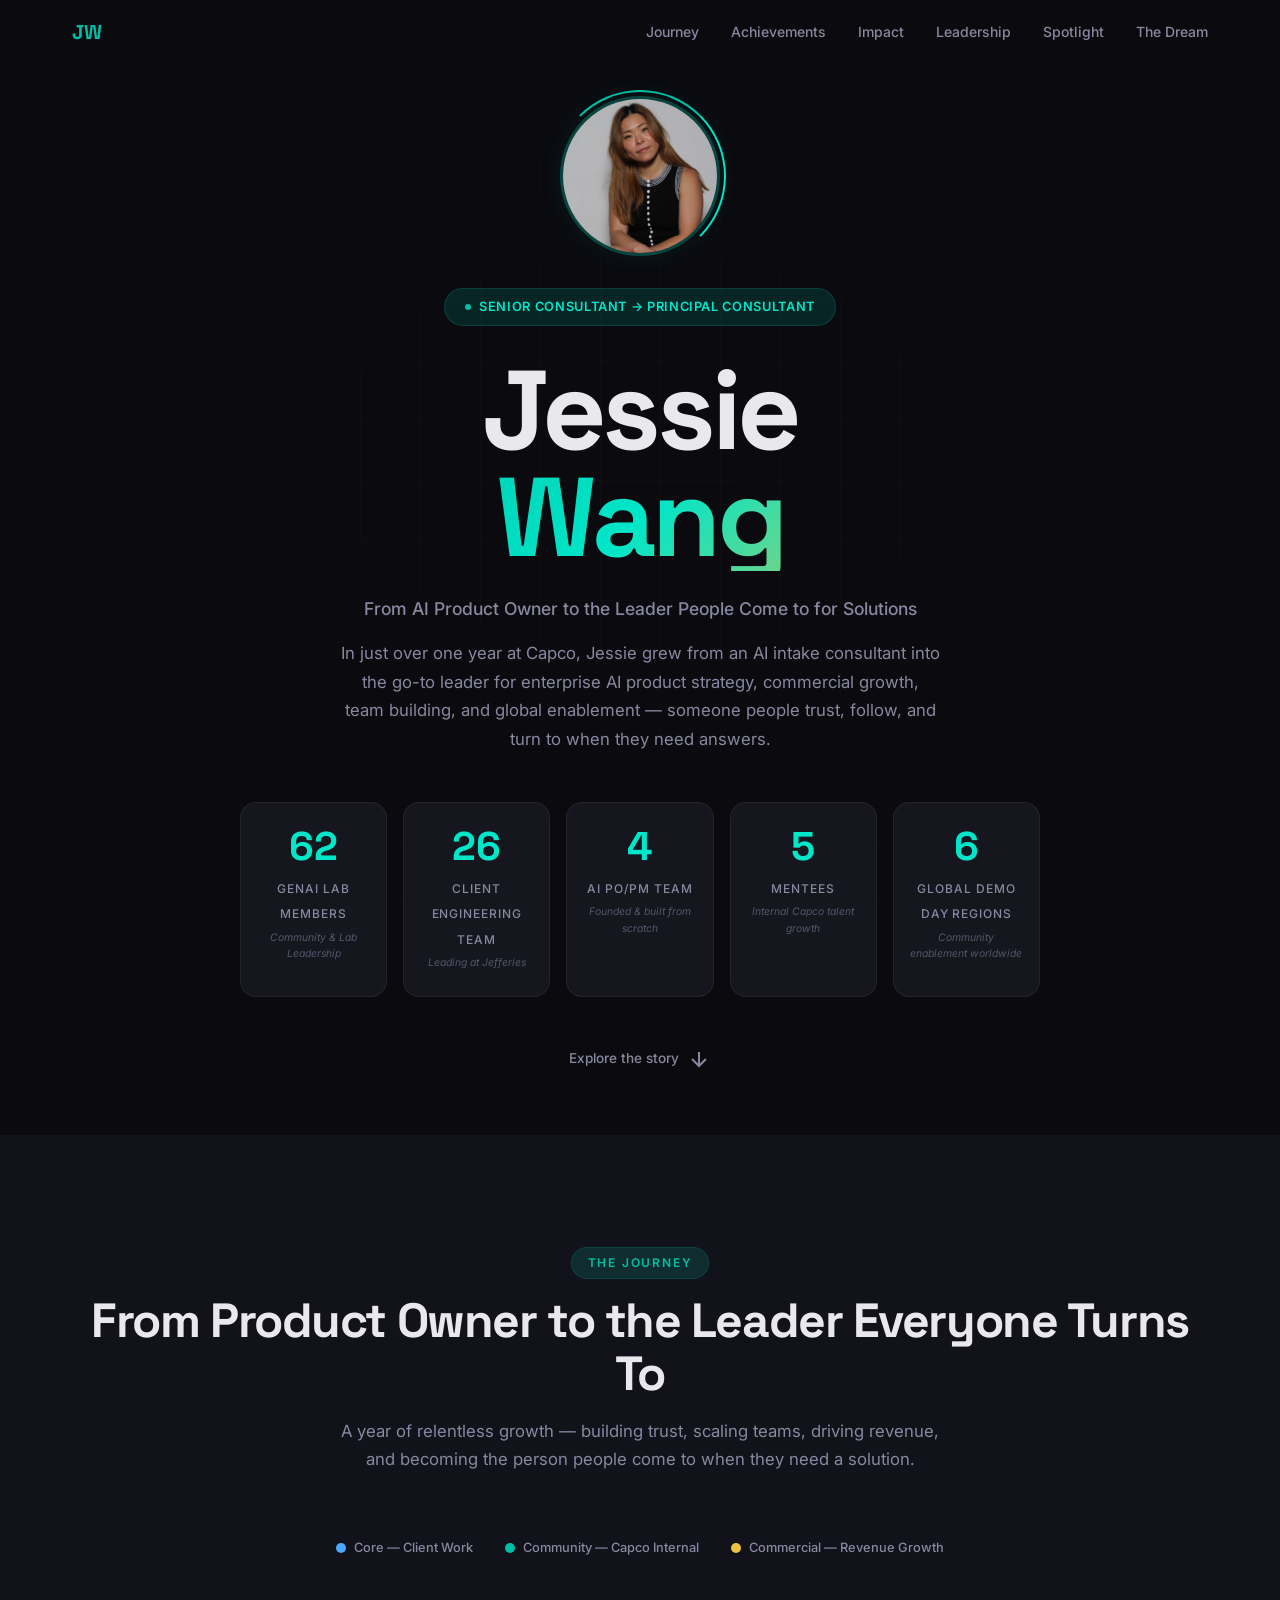
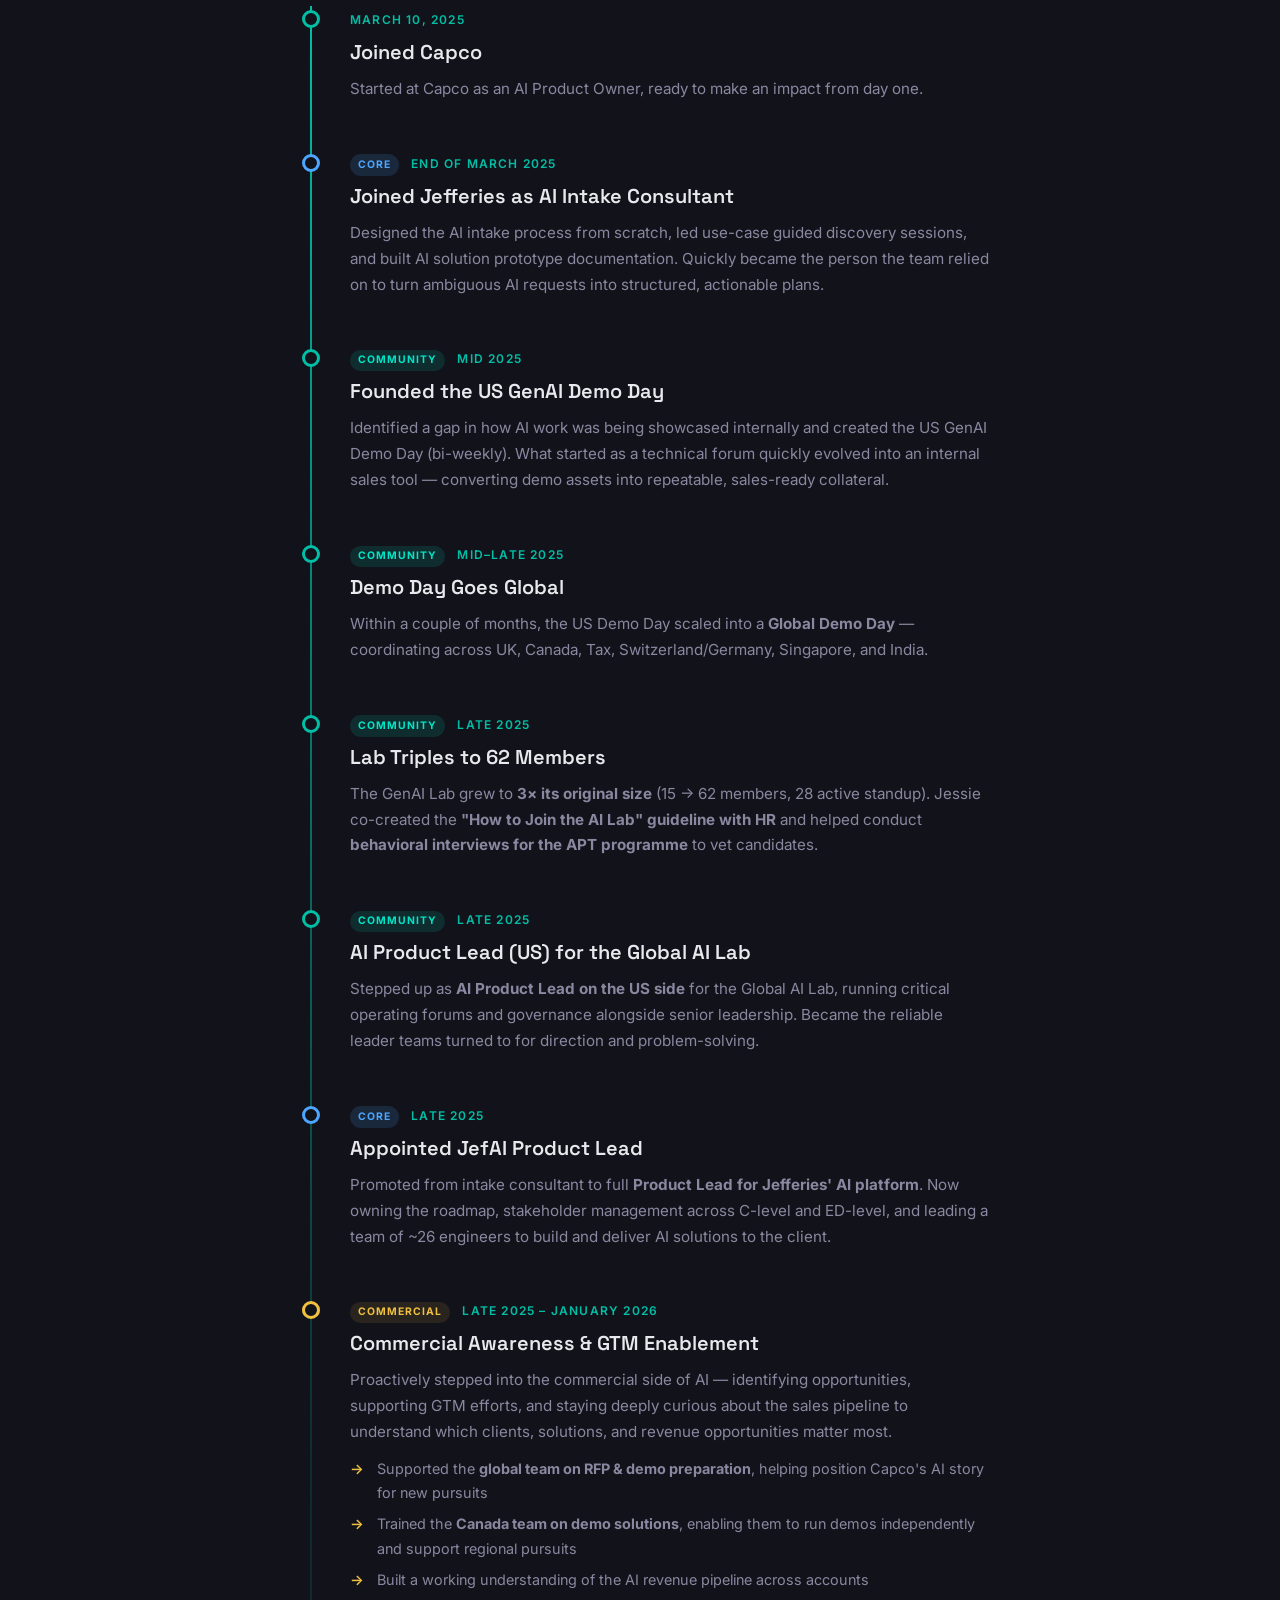
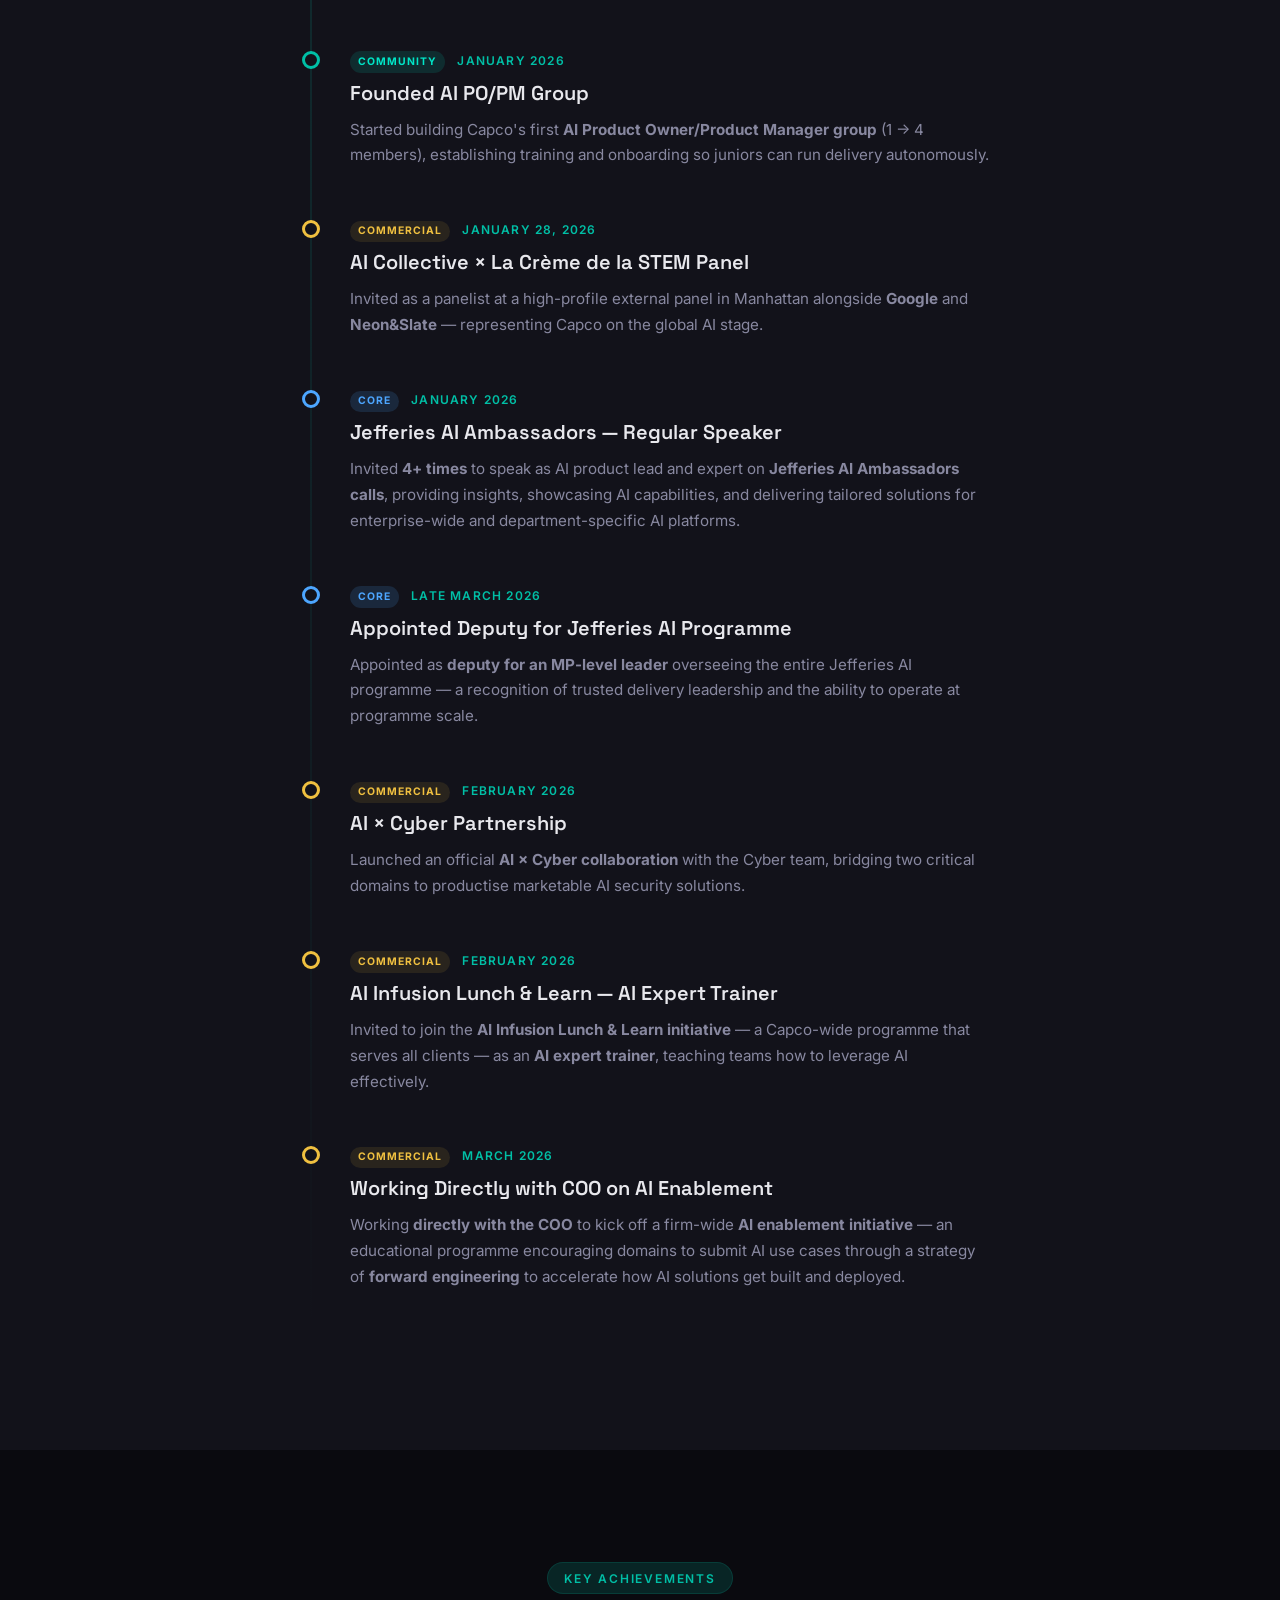
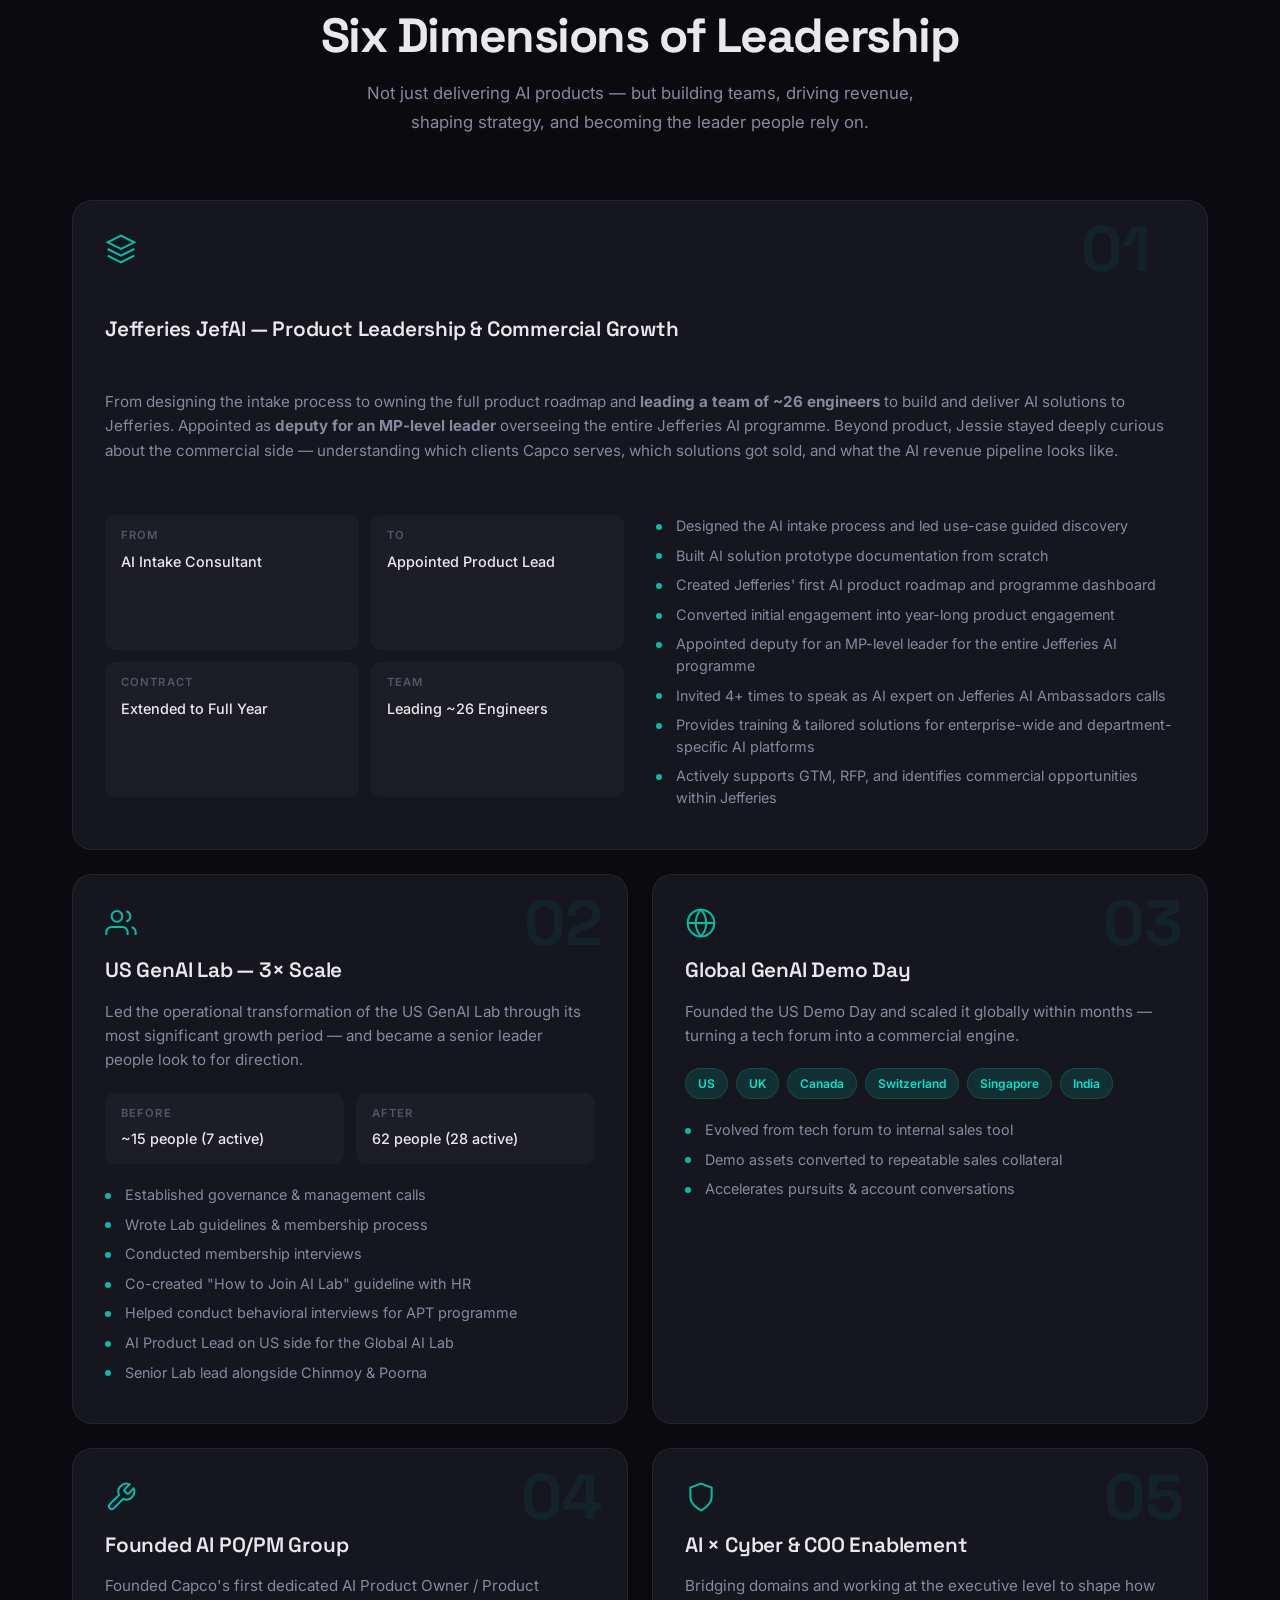
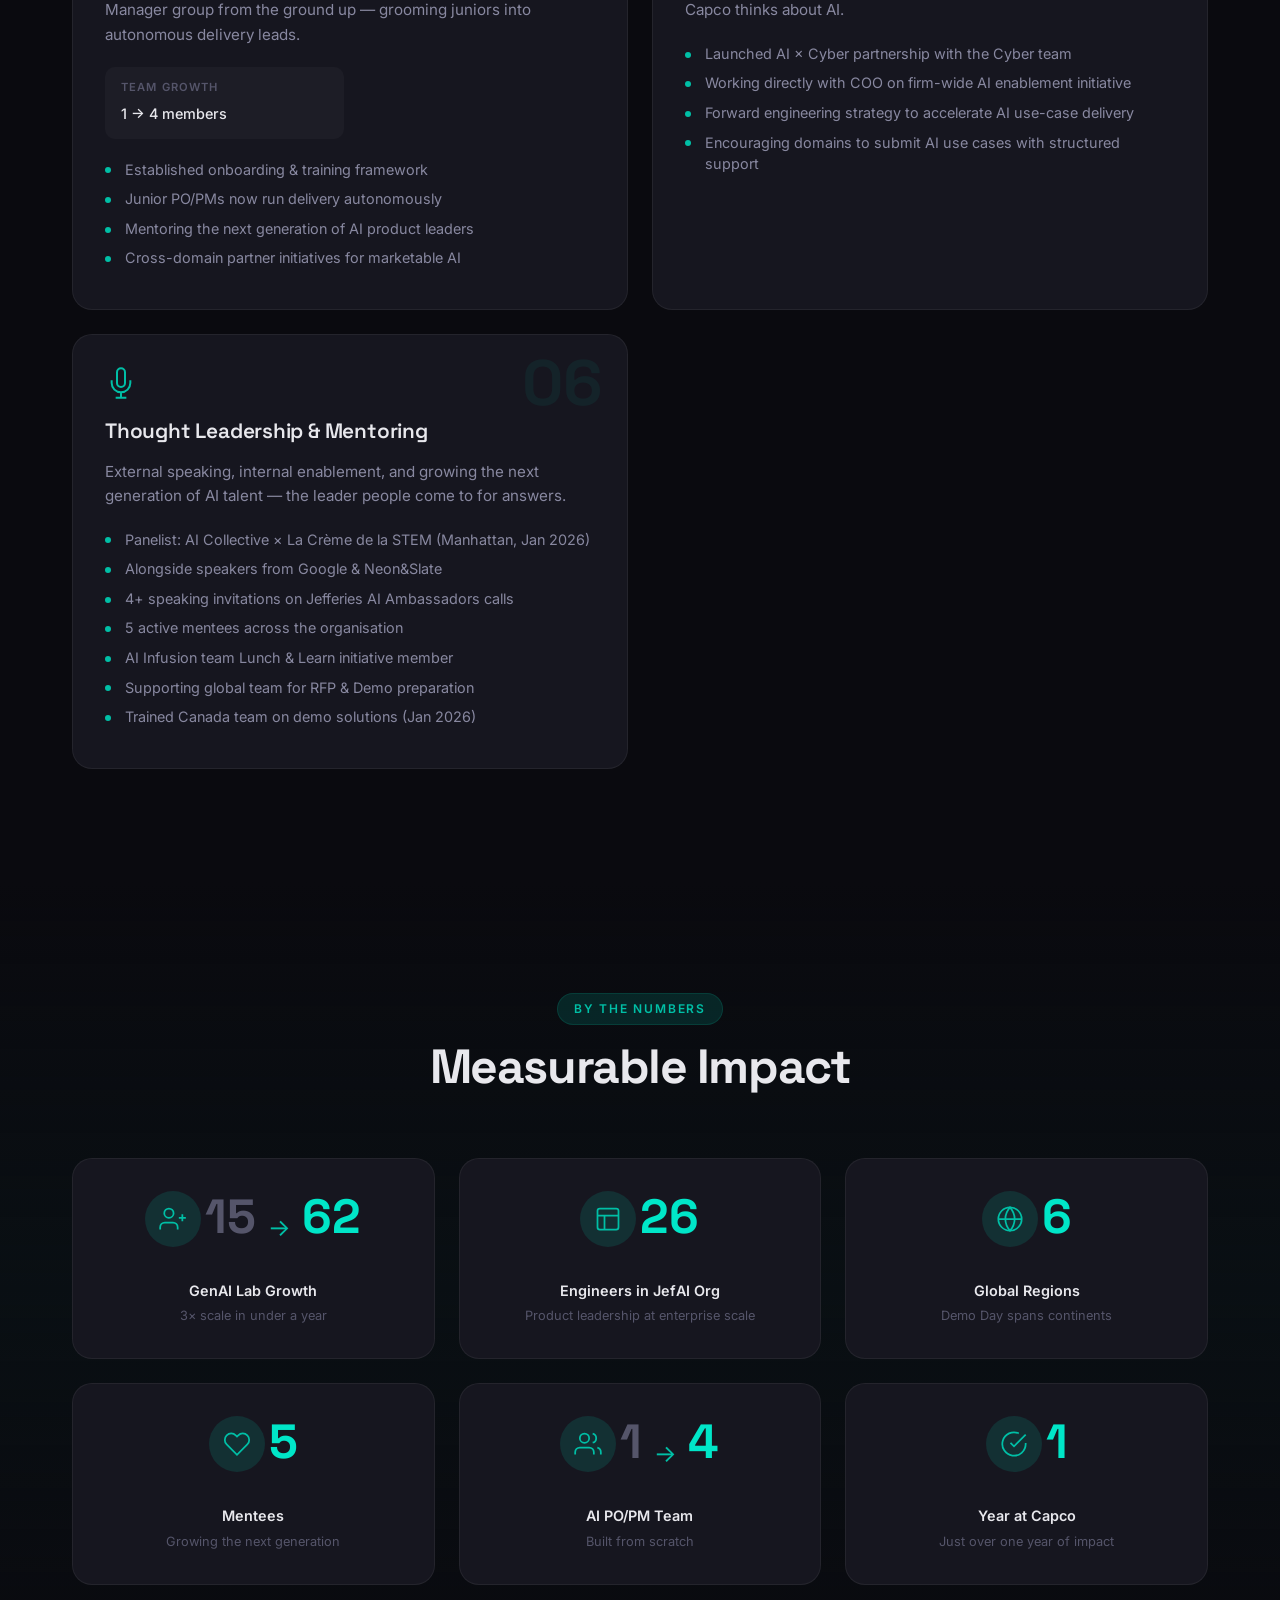
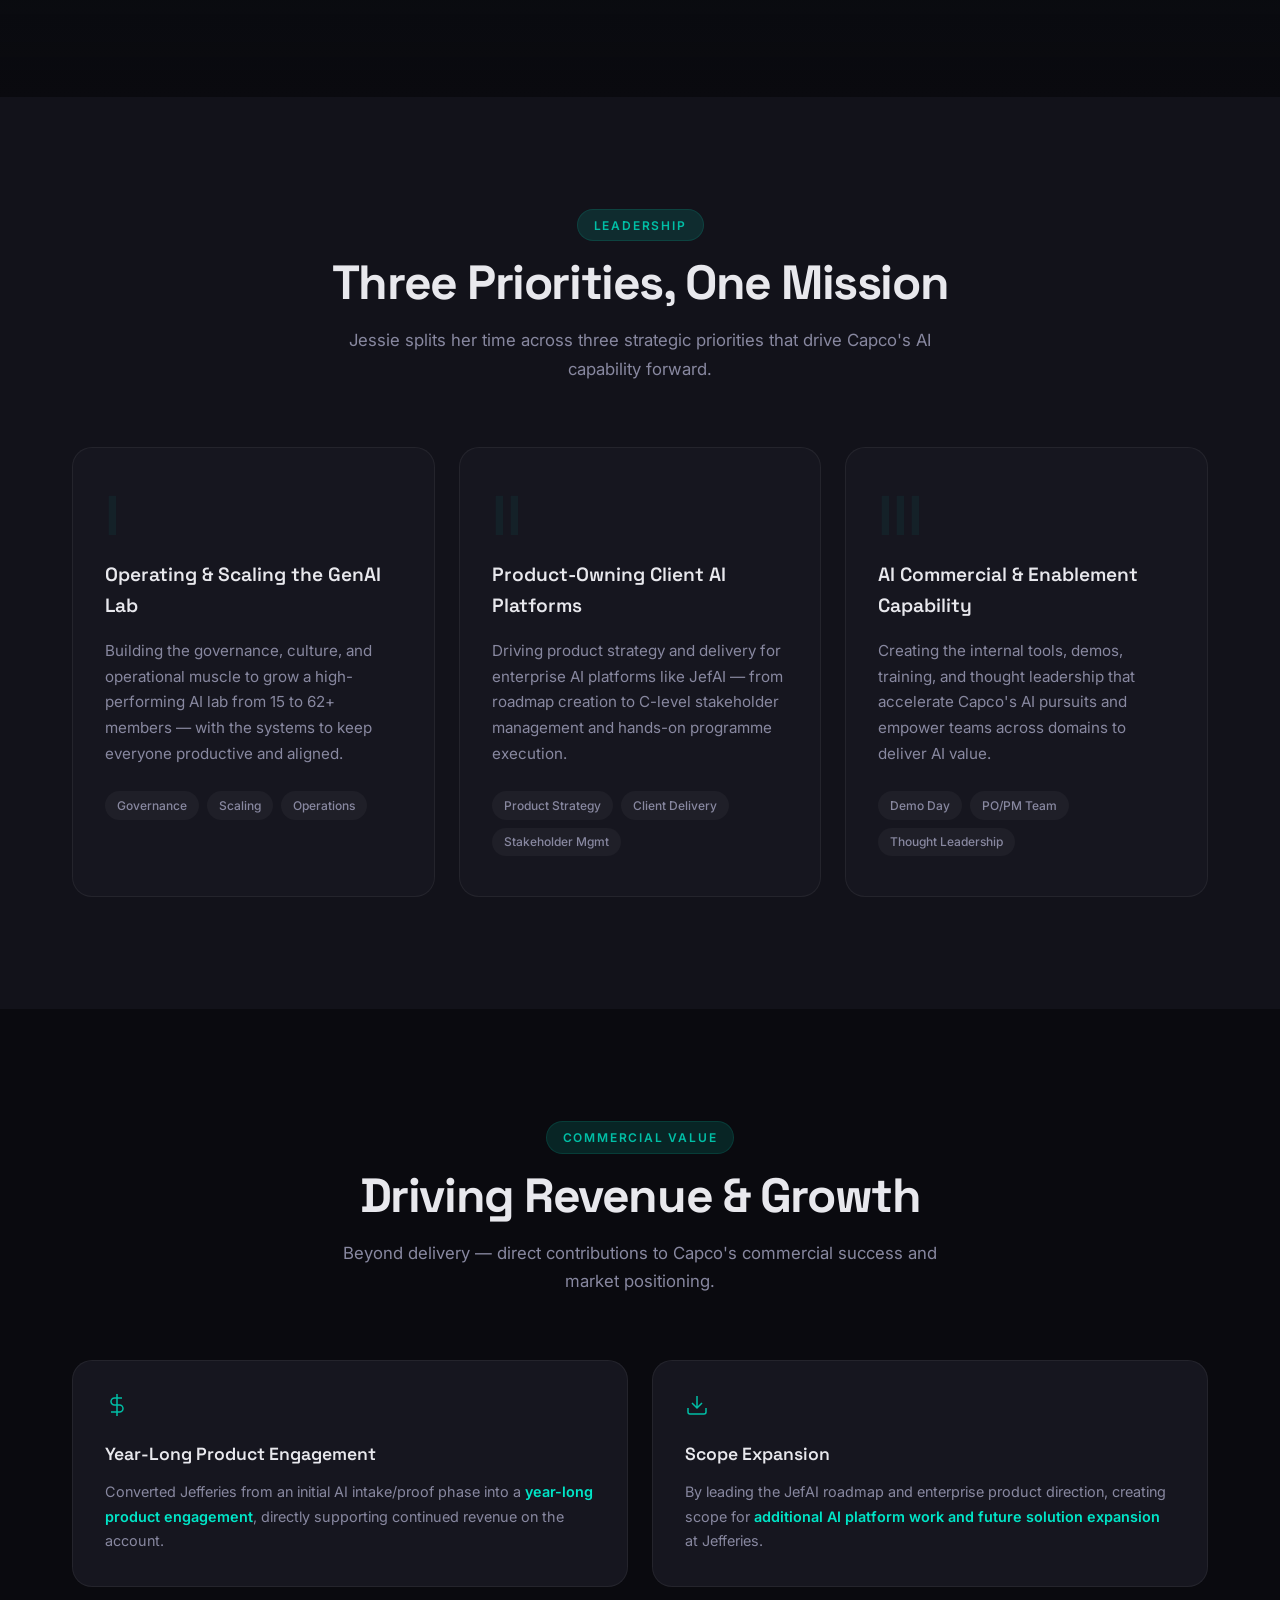
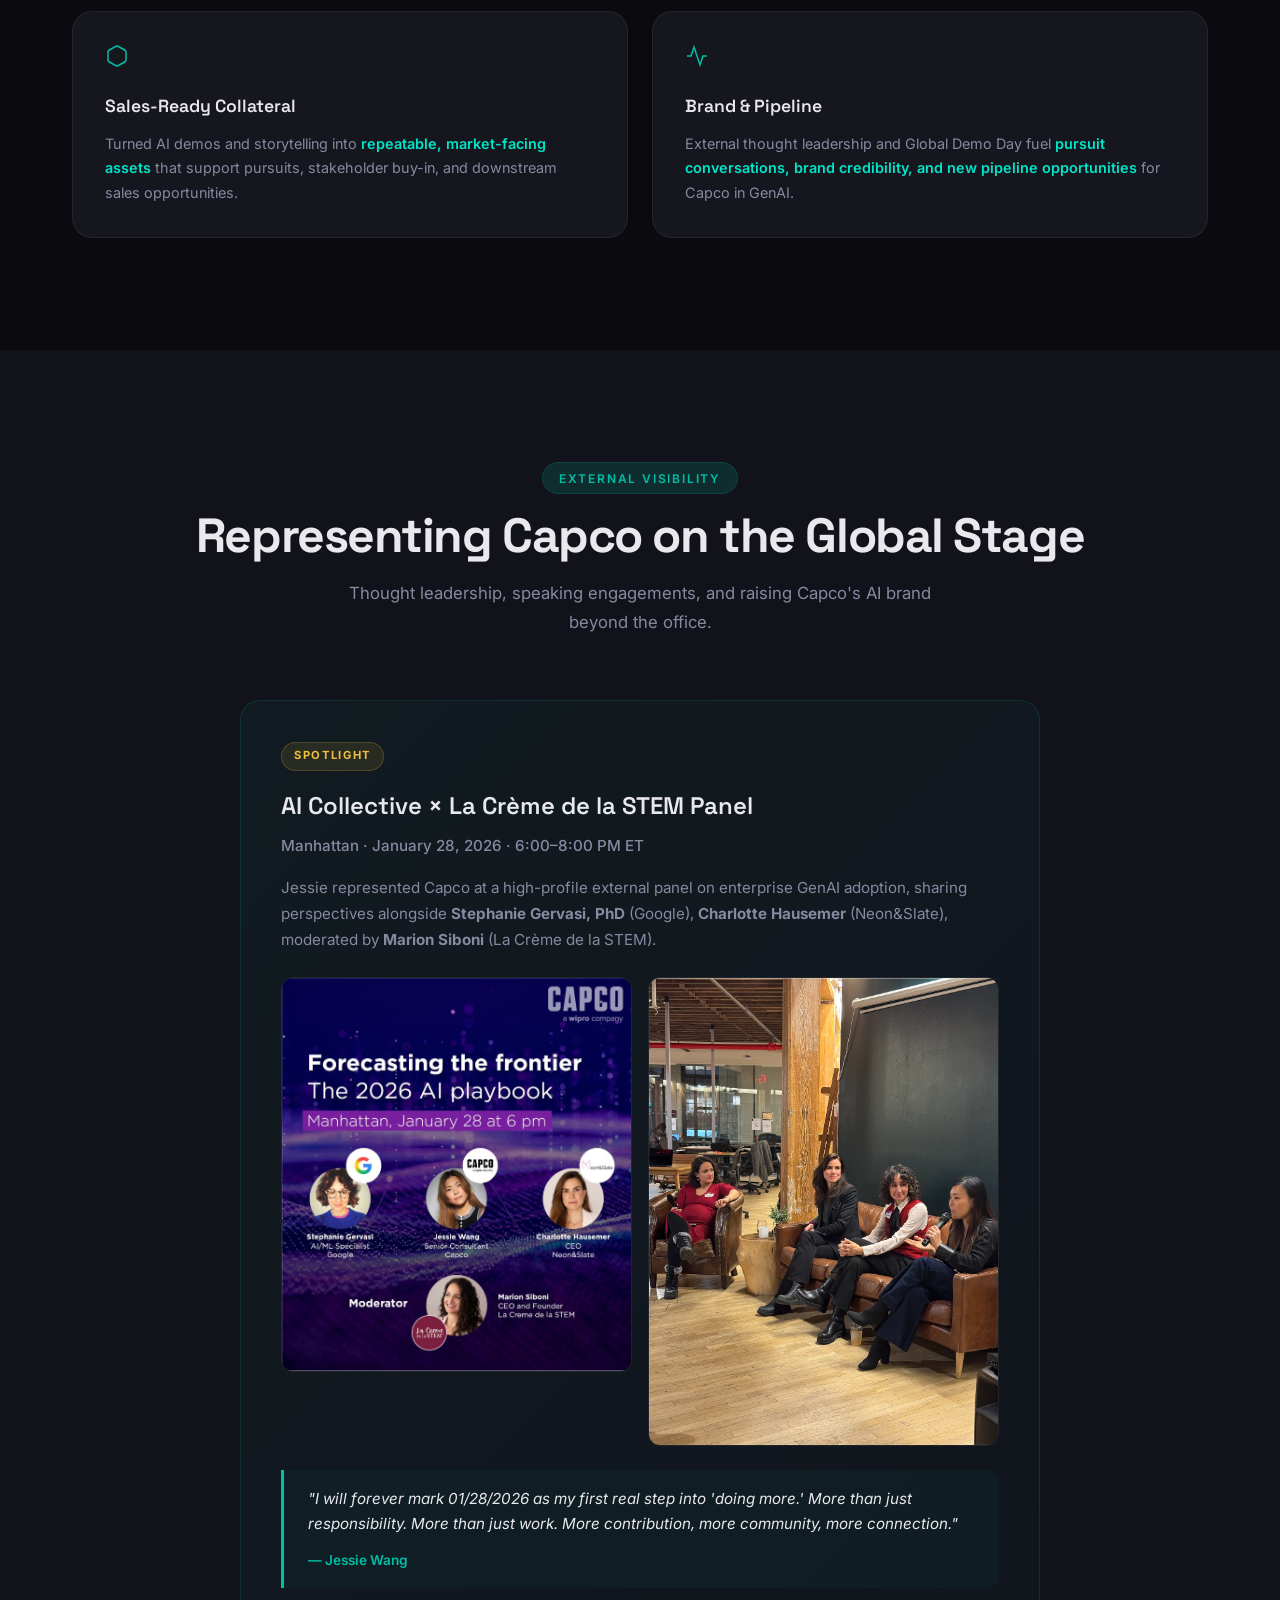
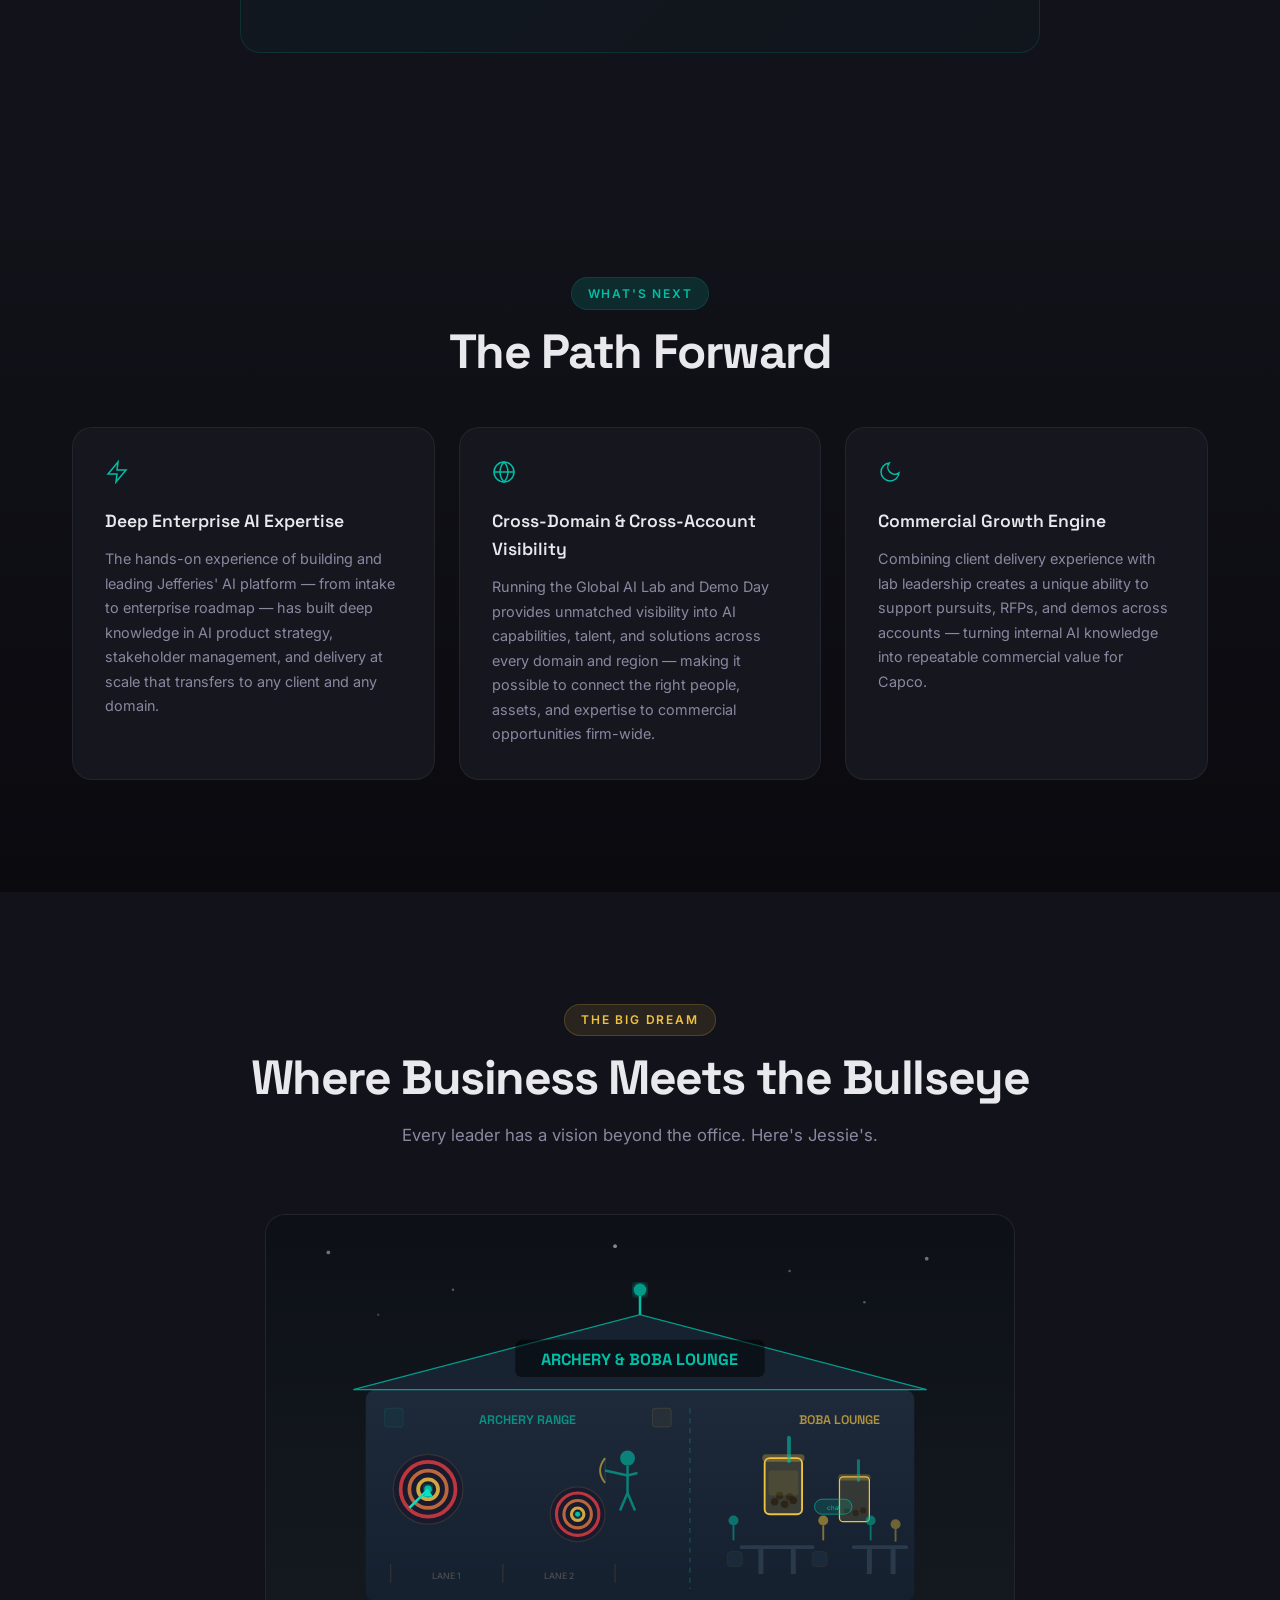
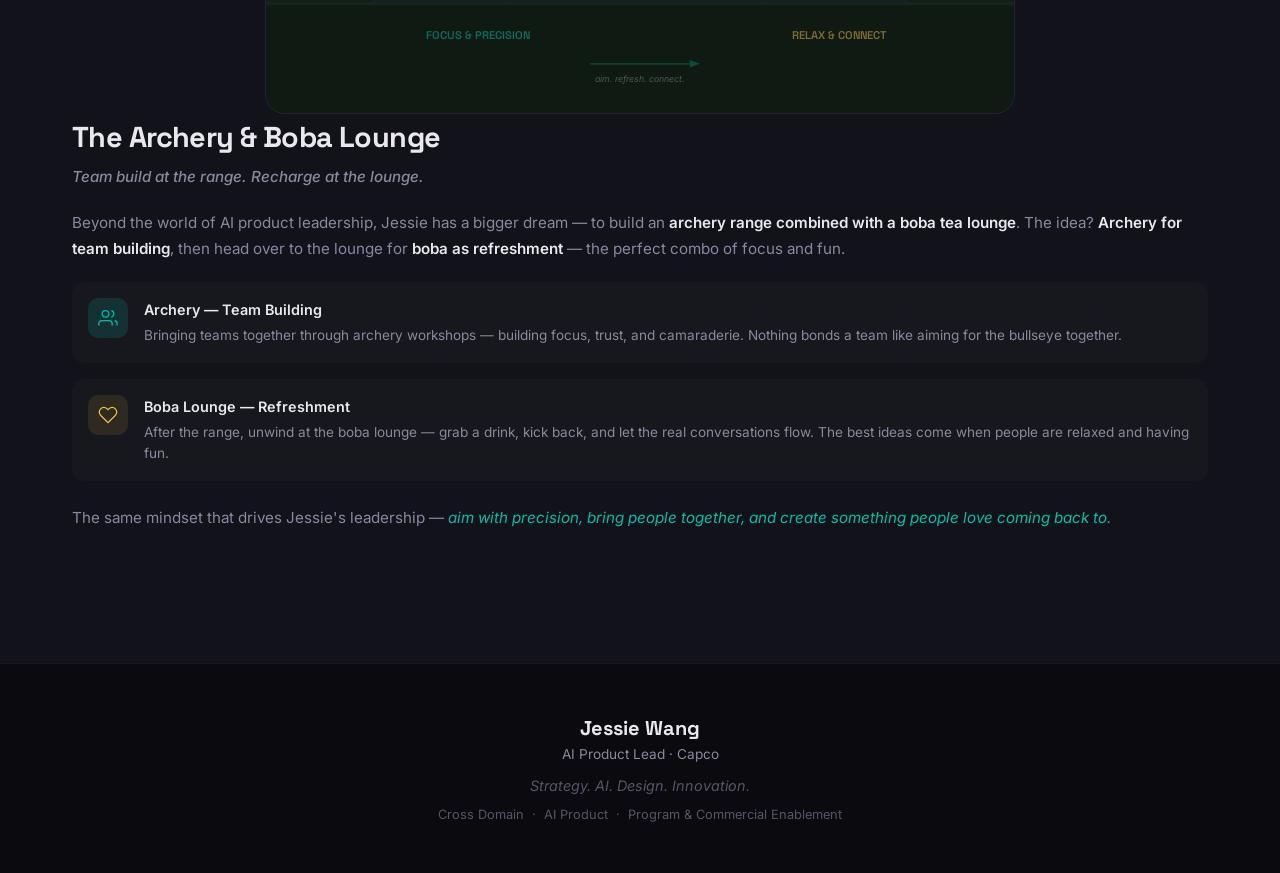
<file: index.html>
<!DOCTYPE html>
<html lang="en">
<head>
    <meta charset="UTF-8">
    <meta name="viewport" content="width=device-width, initial-scale=1.0">
    <title>Jessie Wang — The AI Product Leader</title>
    <link rel="preconnect" href="https://fonts.googleapis.com">
    <link rel="preconnect" href="https://fonts.gstatic.com" crossorigin>
    <link href="https://fonts.googleapis.com/css2?family=Inter:wght@300;400;500;600;700;800;900&family=Space+Grotesk:wght@400;500;600;700&display=swap" rel="stylesheet">
    <link rel="stylesheet" href="styles.css">
</head>
<body>
    <!-- Cursor glow effect -->
    <div class="cursor-glow" id="cursorGlow"></div>

    <!-- Navigation -->
    <nav class="nav" id="nav">
        <div class="nav-inner">
            <a href="#hero" class="nav-logo">JW</a>
            <div class="nav-links">
                <a href="#journey" class="nav-link">Journey</a>
                <a href="#achievements" class="nav-link">Achievements</a>
                <a href="#impact" class="nav-link">Impact</a>
                <a href="#leadership" class="nav-link">Leadership</a>
                <a href="#spotlight" class="nav-link">Spotlight</a>
                <a href="#dream" class="nav-link">The Dream</a>
            </div>
        </div>
    </nav>

    <!-- Hero Section -->
    <section class="hero" id="hero">
        <div class="hero-bg-grid"></div>
        <div class="hero-particles" id="heroParticles"></div>
        <div class="hero-content">
            <div class="hero-portrait">
                <div class="portrait-ring"></div>
                <img src="jessie-wang.png" alt="Jessie Wang" class="portrait-img" onerror="this.style.display='none';this.nextElementSibling.style.display='flex';">
                <div class="portrait-fallback" style="display:none;">JW</div>
                <div class="portrait-glow"></div>
            </div>
            <div class="hero-badge">
                <span class="badge-dot"></span>
                Senior Consultant &rarr; Principal Consultant
            </div>
            <h1 class="hero-title">
                <span class="hero-line">Jessie</span>
                <span class="hero-line hero-line-accent">Wang</span>
            </h1>
            <p class="hero-subtitle">From AI Product Owner to the Leader People Come to for Solutions</p>
            <p class="hero-desc">In just over one year at Capco, Jessie grew from an AI intake consultant into the go-to leader for enterprise AI product strategy, commercial growth, team building, and global enablement &mdash; someone people trust, follow, and turn to when they need answers.</p>
            <div class="hero-stats">
                <div class="stat-card">
                    <span class="stat-number" data-target="62">0</span>
                    <span class="stat-label">GenAI Lab Members</span>
                    <span class="stat-context">Community &amp; Lab Leadership</span>
                </div>
                <div class="stat-card">
                    <span class="stat-number" data-target="26">0</span>
                    <span class="stat-label">Client Engineering Team</span>
                    <span class="stat-context">Leading at Jefferies</span>
                </div>
                <div class="stat-card">
                    <span class="stat-number" data-target="4">0</span>
                    <span class="stat-label">AI PO/PM Team</span>
                    <span class="stat-context">Founded &amp; built from scratch</span>
                </div>
                <div class="stat-card">
                    <span class="stat-number" data-target="5">0</span>
                    <span class="stat-label">Mentees</span>
                    <span class="stat-context">Internal Capco talent growth</span>
                </div>
                <div class="stat-card">
                    <span class="stat-number" data-target="6">0</span>
                    <span class="stat-label">Global Demo Day Regions</span>
                    <span class="stat-context">Community enablement worldwide</span>
                </div>
            </div>
            <a href="#journey" class="hero-scroll">
                <span>Explore the story</span>
                <svg width="24" height="24" viewBox="0 0 24 24" fill="none" stroke="currentColor" stroke-width="2"><path d="M12 5v14M5 12l7 7 7-7"/></svg>
            </a>
        </div>
    </section>

    <!-- Journey Timeline -->
    <section class="section section-dark" id="journey">
        <div class="container">
            <div class="section-header">
                <span class="section-tag">The Journey</span>
                <h2 class="section-title">From Product Owner to the Leader Everyone Turns To</h2>
                <p class="section-desc">A year of relentless growth &mdash; building trust, scaling teams, driving revenue, and becoming the person people come to when they need a solution.</p>
            </div>
            <!-- Timeline Legend -->
            <div class="timeline-legend">
                <div class="legend-item"><span class="legend-dot legend-core"></span> Core &mdash; Client Work</div>
                <div class="legend-item"><span class="legend-dot legend-community"></span> Community &mdash; Capco Internal</div>
                <div class="legend-item"><span class="legend-dot legend-commercial"></span> Commercial &mdash; Revenue Growth</div>
            </div>

            <div class="timeline">
                <div class="timeline-line"></div>

                <div class="timeline-item" data-animate>
                    <div class="timeline-dot"></div>
                    <div class="timeline-content">
                        <span class="timeline-date">March 10, 2025</span>
                        <h3>Joined Capco</h3>
                        <p>Started at Capco as an AI Product Owner, ready to make an impact from day one.</p>
                    </div>
                </div>

                <div class="timeline-item" data-animate>
                    <div class="timeline-dot timeline-dot-core"></div>
                    <div class="timeline-content">
                        <span class="timeline-category cat-core">Core</span>
                        <span class="timeline-date">End of March 2025</span>
                        <h3>Joined Jefferies as AI Intake Consultant</h3>
                        <p>Designed the AI intake process from scratch, led use-case guided discovery sessions, and built AI solution prototype documentation. Quickly became the person the team relied on to turn ambiguous AI requests into structured, actionable plans.</p>
                    </div>
                </div>

                <div class="timeline-item" data-animate>
                    <div class="timeline-dot timeline-dot-community"></div>
                    <div class="timeline-content">
                        <span class="timeline-category cat-community">Community</span>
                        <span class="timeline-date">Mid 2025</span>
                        <h3>Founded the US GenAI Demo Day</h3>
                        <p>Identified a gap in how AI work was being showcased internally and created the US GenAI Demo Day (bi-weekly). What started as a technical forum quickly evolved into an internal sales tool &mdash; converting demo assets into repeatable, sales-ready collateral.</p>
                    </div>
                </div>

                <div class="timeline-item" data-animate>
                    <div class="timeline-dot timeline-dot-community"></div>
                    <div class="timeline-content">
                        <span class="timeline-category cat-community">Community</span>
                        <span class="timeline-date">Mid&ndash;Late 2025</span>
                        <h3>Demo Day Goes Global</h3>
                        <p>Within a couple of months, the US Demo Day scaled into a <strong>Global Demo Day</strong> &mdash; coordinating across UK, Canada, Tax, Switzerland/Germany, Singapore, and India.</p>
                    </div>
                </div>


                <div class="timeline-item" data-animate>
                    <div class="timeline-dot timeline-dot-community"></div>
                    <div class="timeline-content">
                        <span class="timeline-category cat-community">Community</span>
                        <span class="timeline-date">Late 2025</span>
                        <h3>Lab Triples to 62 Members</h3>
                        <p>The GenAI Lab grew to <strong>3&times; its original size</strong> (15 &rarr; 62 members, 28 active standup). Jessie co-created the <strong>"How to Join the AI Lab" guideline with HR</strong> and helped conduct <strong>behavioral interviews for the APT programme</strong> to vet candidates.</p>
                    </div>
                </div>

                <div class="timeline-item" data-animate>
                    <div class="timeline-dot timeline-dot-community"></div>
                    <div class="timeline-content">
                        <span class="timeline-category cat-community">Community</span>
                        <span class="timeline-date">Late 2025</span>
                        <h3>AI Product Lead (US) for the Global AI Lab</h3>
                        <p>Stepped up as <strong>AI Product Lead on the US side</strong> for the Global AI Lab, running critical operating forums and governance alongside senior leadership. Became the reliable leader teams turned to for direction and problem-solving.</p>
                    </div>
                </div>

                <div class="timeline-item" data-animate>
                    <div class="timeline-dot timeline-dot-core"></div>
                    <div class="timeline-content">
                        <span class="timeline-category cat-core">Core</span>
                        <span class="timeline-date">Late 2025</span>
                        <h3>Appointed JefAI Product Lead</h3>
                        <p>Promoted from intake consultant to full <strong>Product Lead for Jefferies' AI platform</strong>. Now owning the roadmap, stakeholder management across C-level and ED-level, and leading a team of ~26 engineers to build and deliver AI solutions to the client.</p>
                    </div>
                </div>

                <div class="timeline-item" data-animate>
                    <div class="timeline-dot timeline-dot-commercial"></div>
                    <div class="timeline-content">
                        <span class="timeline-category cat-commercial">Commercial</span>
                        <span class="timeline-date">Late 2025 &ndash; January 2026</span>
                        <h3>Commercial Awareness &amp; GTM Enablement</h3>
                        <p>Proactively stepped into the commercial side of AI &mdash; identifying opportunities, supporting GTM efforts, and staying deeply curious about the sales pipeline to understand which clients, solutions, and revenue opportunities matter most.</p>
                        <ul class="timeline-highlights">
                            <li>Supported the <strong>global team on RFP &amp; demo preparation</strong>, helping position Capco's AI story for new pursuits</li>
                            <li>Trained the <strong>Canada team on demo solutions</strong>, enabling them to run demos independently and support regional pursuits</li>
                            <li>Built a working understanding of the AI revenue pipeline across accounts</li>
                        </ul>
                    </div>
                </div>

                <div class="timeline-item" data-animate>
                    <div class="timeline-dot timeline-dot-community"></div>
                    <div class="timeline-content">
                        <span class="timeline-category cat-community">Community</span>
                        <span class="timeline-date">January 2026</span>
                        <h3>Founded AI PO/PM Group</h3>
                        <p>Started building Capco's first <strong>AI Product Owner/Product Manager group</strong> (1 &rarr; 4 members), establishing training and onboarding so juniors can run delivery autonomously.</p>
                    </div>
                </div>

                <div class="timeline-item" data-animate>
                    <div class="timeline-dot timeline-dot-commercial"></div>
                    <div class="timeline-content">
                        <span class="timeline-category cat-commercial">Commercial</span>
                        <span class="timeline-date">January 28, 2026</span>
                        <h3>AI Collective &times; La Cr&egrave;me de la STEM Panel</h3>
                        <p>Invited as a panelist at a high-profile external panel in Manhattan alongside <strong>Google</strong> and <strong>Neon&amp;Slate</strong> &mdash; representing Capco on the global AI stage.</p>
                    </div>
                </div>

                <div class="timeline-item" data-animate>
                    <div class="timeline-dot timeline-dot-core"></div>
                    <div class="timeline-content">
                        <span class="timeline-category cat-core">Core</span>
                        <span class="timeline-date">January 2026</span>
                        <h3>Jefferies AI Ambassadors &mdash; Regular Speaker</h3>
                        <p>Invited <strong>4+ times</strong> to speak as AI product lead and expert on <strong>Jefferies AI Ambassadors calls</strong>, providing insights, showcasing AI capabilities, and delivering tailored solutions for enterprise-wide and department-specific AI platforms.</p>
                    </div>
                </div>

                <div class="timeline-item" data-animate>
                    <div class="timeline-dot timeline-dot-core"></div>
                    <div class="timeline-content">
                        <span class="timeline-category cat-core">Core</span>
                        <span class="timeline-date">Late March 2026</span>
                        <h3>Appointed Deputy for Jefferies AI Programme</h3>
                        <p>Appointed as <strong>deputy for an MP-level leader</strong> overseeing the entire Jefferies AI programme &mdash; a recognition of trusted delivery leadership and the ability to operate at programme scale.</p>
                    </div>
                </div>

                <div class="timeline-item" data-animate>
                    <div class="timeline-dot timeline-dot-commercial"></div>
                    <div class="timeline-content">
                        <span class="timeline-category cat-commercial">Commercial</span>
                        <span class="timeline-date">February 2026</span>
                        <h3>AI &times; Cyber Partnership</h3>
                        <p>Launched an official <strong>AI &times; Cyber collaboration</strong> with the Cyber team, bridging two critical domains to productise marketable AI security solutions.</p>
                    </div>
                </div>

                <div class="timeline-item" data-animate>
                    <div class="timeline-dot timeline-dot-commercial"></div>
                    <div class="timeline-content">
                        <span class="timeline-category cat-commercial">Commercial</span>
                        <span class="timeline-date">February 2026</span>
                        <h3>AI Infusion Lunch &amp; Learn &mdash; AI Expert Trainer</h3>
                        <p>Invited to join the <strong>AI Infusion Lunch &amp; Learn initiative</strong> &mdash; a Capco-wide programme that serves all clients &mdash; as an <strong>AI expert trainer</strong>, teaching teams how to leverage AI effectively.</p>
                    </div>
                </div>

                <div class="timeline-item" data-animate>
                    <div class="timeline-dot timeline-dot-commercial"></div>
                    <div class="timeline-content">
                        <span class="timeline-category cat-commercial">Commercial</span>
                        <span class="timeline-date">March 2026</span>
                        <h3>Working Directly with COO on AI Enablement</h3>
                        <p>Working <strong>directly with the COO</strong> to kick off a firm-wide <strong>AI enablement initiative</strong> &mdash; an educational programme encouraging domains to submit AI use cases through a strategy of <strong>forward engineering</strong> to accelerate how AI solutions get built and deployed.</p>
                    </div>
                </div>
            </div>
        </div>
    </section>

    <!-- Achievements - Card Grid -->
    <section class="section" id="achievements">
        <div class="container">
            <div class="section-header">
                <span class="section-tag">Key Achievements</span>
                <h2 class="section-title">Six Dimensions of Leadership</h2>
                <p class="section-desc">Not just delivering AI products &mdash; but building teams, driving revenue, shaping strategy, and becoming the leader people rely on.</p>
            </div>
            <div class="achievement-grid">
                <!-- Card 1 -->
                <div class="achievement-card card-large" data-animate>
                    <div class="card-icon">
                        <svg width="32" height="32" viewBox="0 0 24 24" fill="none" stroke="currentColor" stroke-width="1.5"><path d="M12 2L2 7l10 5 10-5-10-5zM2 17l10 5 10-5M2 12l10 5 10-5"/></svg>
                    </div>
                    <div class="card-number">01</div>
                    <h3>Jefferies JefAI &mdash; Product Leadership &amp; Commercial Growth</h3>
                    <p>From designing the intake process to owning the full product roadmap and <strong>leading a team of ~26 engineers</strong> to build and deliver AI solutions to Jefferies. Appointed as <strong>deputy for an MP-level leader</strong> overseeing the entire Jefferies AI programme. Beyond product, Jessie stayed deeply curious about the commercial side &mdash; understanding which clients Capco serves, which solutions got sold, and what the AI revenue pipeline looks like.</p>
                    <div class="card-details">
                        <div class="detail-item">
                            <span class="detail-label">From</span>
                            <span class="detail-value">AI Intake Consultant</span>
                        </div>
                        <div class="detail-item">
                            <span class="detail-label">To</span>
                            <span class="detail-value">Appointed Product Lead</span>
                        </div>
                        <div class="detail-item">
                            <span class="detail-label">Contract</span>
                            <span class="detail-value">Extended to Full Year</span>
                        </div>
                        <div class="detail-item">
                            <span class="detail-label">Team</span>
                            <span class="detail-value">Leading ~26 Engineers</span>
                        </div>
                    </div>
                    <ul class="card-highlights">
                        <li>Designed the AI intake process and led use-case guided discovery</li>
                        <li>Built AI solution prototype documentation from scratch</li>
                        <li>Created Jefferies' first AI product roadmap and programme dashboard</li>
                        <li>Converted initial engagement into year-long product engagement</li>
                        <li>Appointed deputy for an MP-level leader for the entire Jefferies AI programme</li>
                        <li>Invited 4+ times to speak as AI expert on Jefferies AI Ambassadors calls</li>
                        <li>Provides training &amp; tailored solutions for enterprise-wide and department-specific AI platforms</li>
                        <li>Actively supports GTM, RFP, and identifies commercial opportunities within Jefferies</li>
                    </ul>
                </div>

                <!-- Card 2 -->
                <div class="achievement-card" data-animate>
                    <div class="card-icon">
                        <svg width="32" height="32" viewBox="0 0 24 24" fill="none" stroke="currentColor" stroke-width="1.5"><path d="M17 21v-2a4 4 0 00-4-4H5a4 4 0 00-4 4v2"/><circle cx="9" cy="7" r="4"/><path d="M23 21v-2a4 4 0 00-3-3.87M16 3.13a4 4 0 010 7.75"/></svg>
                    </div>
                    <div class="card-number">02</div>
                    <h3>US GenAI Lab &mdash; 3&times; Scale</h3>
                    <p>Led the operational transformation of the US GenAI Lab through its most significant growth period &mdash; and became a senior leader people look to for direction.</p>
                    <div class="card-details">
                        <div class="detail-item">
                            <span class="detail-label">Before</span>
                            <span class="detail-value">~15 people (7 active)</span>
                        </div>
                        <div class="detail-item">
                            <span class="detail-label">After</span>
                            <span class="detail-value">62 people (28 active)</span>
                        </div>
                    </div>
                    <ul class="card-highlights">
                        <li>Established governance &amp; management calls</li>
                        <li>Wrote Lab guidelines &amp; membership process</li>
                        <li>Conducted membership interviews</li>
                        <li>Co-created "How to Join AI Lab" guideline with HR</li>
                        <li>Helped conduct behavioral interviews for APT programme</li>
                        <li>AI Product Lead on US side for the Global AI Lab</li>
                        <li>Senior Lab lead alongside Chinmoy &amp; Poorna</li>
                    </ul>
                </div>

                <!-- Card 3 -->
                <div class="achievement-card" data-animate>
                    <div class="card-icon">
                        <svg width="32" height="32" viewBox="0 0 24 24" fill="none" stroke="currentColor" stroke-width="1.5"><circle cx="12" cy="12" r="10"/><path d="M2 12h20M12 2a15.3 15.3 0 014 10 15.3 15.3 0 01-4 10 15.3 15.3 0 01-4-10 15.3 15.3 0 014-10z"/></svg>
                    </div>
                    <div class="card-number">03</div>
                    <h3>Global GenAI Demo Day</h3>
                    <p>Founded the US Demo Day and scaled it globally within months &mdash; turning a tech forum into a commercial engine.</p>
                    <div class="card-regions">
                        <span class="region-tag">US</span>
                        <span class="region-tag">UK</span>
                        <span class="region-tag">Canada</span>
                        <span class="region-tag">Switzerland</span>
                        <span class="region-tag">Singapore</span>
                        <span class="region-tag">India</span>
                    </div>
                    <ul class="card-highlights">
                        <li>Evolved from tech forum to internal sales tool</li>
                        <li>Demo assets converted to repeatable sales collateral</li>
                        <li>Accelerates pursuits &amp; account conversations</li>
                    </ul>
                </div>

                <!-- Card 4 -->
                <div class="achievement-card" data-animate>
                    <div class="card-icon">
                        <svg width="32" height="32" viewBox="0 0 24 24" fill="none" stroke="currentColor" stroke-width="1.5"><path d="M14.7 6.3a1 1 0 000 1.4l1.6 1.6a1 1 0 001.4 0l3.77-3.77a6 6 0 01-7.94 7.94l-6.91 6.91a2.12 2.12 0 01-3-3l6.91-6.91a6 6 0 017.94-7.94l-3.76 3.76z"/></svg>
                    </div>
                    <div class="card-number">04</div>
                    <h3>Founded AI PO/PM Group</h3>
                    <p>Founded Capco's first dedicated AI Product Owner / Product Manager group from the ground up &mdash; grooming juniors into autonomous delivery leads.</p>
                    <div class="card-details">
                        <div class="detail-item">
                            <span class="detail-label">Team Growth</span>
                            <span class="detail-value">1 &rarr; 4 members</span>
                        </div>
                    </div>
                    <ul class="card-highlights">
                        <li>Established onboarding &amp; training framework</li>
                        <li>Junior PO/PMs now run delivery autonomously</li>
                        <li>Mentoring the next generation of AI product leaders</li>
                        <li>Cross-domain partner initiatives for marketable AI</li>
                    </ul>
                </div>

                <!-- Card 5 -->
                <div class="achievement-card" data-animate>
                    <div class="card-icon">
                        <svg width="32" height="32" viewBox="0 0 24 24" fill="none" stroke="currentColor" stroke-width="1.5"><path d="M12 22s8-4 8-10V5l-8-3-8 3v7c0 6 8 10 8 10z"/></svg>
                    </div>
                    <div class="card-number">05</div>
                    <h3>AI &times; Cyber &amp; COO Enablement</h3>
                    <p>Bridging domains and working at the executive level to shape how Capco thinks about AI.</p>
                    <ul class="card-highlights">
                        <li>Launched AI &times; Cyber partnership with the Cyber team</li>
                        <li>Working directly with COO on firm-wide AI enablement initiative</li>
                        <li>Forward engineering strategy to accelerate AI use-case delivery</li>
                        <li>Encouraging domains to submit AI use cases with structured support</li>
                    </ul>
                </div>

                <!-- Card 6 -->
                <div class="achievement-card" data-animate>
                    <div class="card-icon">
                        <svg width="32" height="32" viewBox="0 0 24 24" fill="none" stroke="currentColor" stroke-width="1.5"><path d="M12 1a3 3 0 00-3 3v8a3 3 0 006 0V4a3 3 0 00-3-3z"/><path d="M19 10v2a7 7 0 01-14 0v-2M12 19v4M8 23h8"/></svg>
                    </div>
                    <div class="card-number">06</div>
                    <h3>Thought Leadership &amp; Mentoring</h3>
                    <p>External speaking, internal enablement, and growing the next generation of AI talent &mdash; the leader people come to for answers.</p>
                    <ul class="card-highlights">
                        <li>Panelist: AI Collective &times; La Cr&egrave;me de la STEM (Manhattan, Jan 2026)</li>
                        <li>Alongside speakers from Google &amp; Neon&amp;Slate</li>
                        <li>4+ speaking invitations on Jefferies AI Ambassadors calls</li>
                        <li>5 active mentees across the organisation</li>
                        <li>AI Infusion team Lunch &amp; Learn initiative member</li>
                        <li>Supporting global team for RFP &amp; Demo preparation</li>
                        <li>Trained Canada team on demo solutions (Jan 2026)</li>
                    </ul>
                </div>
            </div>
        </div>
    </section>

    <!-- Impact Numbers -->
    <section class="section section-accent" id="impact">
        <div class="container">
            <div class="section-header">
                <span class="section-tag">By The Numbers</span>
                <h2 class="section-title">Measurable Impact</h2>
            </div>
            <div class="impact-grid">
                <div class="impact-card" data-animate>
                    <div class="impact-icon-ring">
                        <svg width="28" height="28" viewBox="0 0 24 24" fill="none" stroke="currentColor" stroke-width="1.5"><path d="M16 21v-2a4 4 0 00-4-4H5a4 4 0 00-4 4v2"/><circle cx="8.5" cy="7" r="4"/><path d="M20 8v6M23 11h-6"/></svg>
                    </div>
                    <span class="impact-number" data-target="15">0</span>
                    <span class="impact-arrow">&rarr;</span>
                    <span class="impact-number impact-number-highlight" data-target="62">0</span>
                    <span class="impact-label">GenAI Lab Growth</span>
                    <span class="impact-sublabel">3&times; scale in under a year</span>
                </div>
                <div class="impact-card" data-animate>
                    <div class="impact-icon-ring">
                        <svg width="28" height="28" viewBox="0 0 24 24" fill="none" stroke="currentColor" stroke-width="1.5"><rect x="3" y="3" width="18" height="18" rx="2" ry="2"/><path d="M3 9h18M9 21V9"/></svg>
                    </div>
                    <span class="impact-number impact-number-highlight" data-target="26">0</span>
                    <span class="impact-label">Engineers in JefAI Org</span>
                    <span class="impact-sublabel">Product leadership at enterprise scale</span>
                </div>
                <div class="impact-card" data-animate>
                    <div class="impact-icon-ring">
                        <svg width="28" height="28" viewBox="0 0 24 24" fill="none" stroke="currentColor" stroke-width="1.5"><circle cx="12" cy="12" r="10"/><path d="M2 12h20M12 2a15.3 15.3 0 014 10 15.3 15.3 0 01-4 10 15.3 15.3 0 01-4-10 15.3 15.3 0 014-10z"/></svg>
                    </div>
                    <span class="impact-number impact-number-highlight" data-target="6">0</span>
                    <span class="impact-label">Global Regions</span>
                    <span class="impact-sublabel">Demo Day spans continents</span>
                </div>
                <div class="impact-card" data-animate>
                    <div class="impact-icon-ring">
                        <svg width="28" height="28" viewBox="0 0 24 24" fill="none" stroke="currentColor" stroke-width="1.5"><path d="M20.84 4.61a5.5 5.5 0 00-7.78 0L12 5.67l-1.06-1.06a5.5 5.5 0 00-7.78 7.78l1.06 1.06L12 21.23l7.78-7.78 1.06-1.06a5.5 5.5 0 000-7.78z"/></svg>
                    </div>
                    <span class="impact-number impact-number-highlight" data-target="5">0</span>
                    <span class="impact-label">Mentees</span>
                    <span class="impact-sublabel">Growing the next generation</span>
                </div>
                <div class="impact-card" data-animate>
                    <div class="impact-icon-ring">
                        <svg width="28" height="28" viewBox="0 0 24 24" fill="none" stroke="currentColor" stroke-width="1.5"><path d="M17 21v-2a4 4 0 00-4-4H5a4 4 0 00-4 4v2"/><circle cx="9" cy="7" r="4"/><path d="M23 21v-2a4 4 0 00-3-3.87M16 3.13a4 4 0 010 7.75"/></svg>
                    </div>
                    <span class="impact-number" data-target="1">0</span>
                    <span class="impact-arrow">&rarr;</span>
                    <span class="impact-number impact-number-highlight" data-target="4">0</span>
                    <span class="impact-label">AI PO/PM Team</span>
                    <span class="impact-sublabel">Built from scratch</span>
                </div>
                <div class="impact-card" data-animate>
                    <div class="impact-icon-ring">
                        <svg width="28" height="28" viewBox="0 0 24 24" fill="none" stroke="currentColor" stroke-width="1.5"><path d="M22 11.08V12a10 10 0 11-5.93-9.14"/><path d="M22 4L12 14.01l-3-3"/></svg>
                    </div>
                    <span class="impact-number impact-number-highlight" data-target="1">0</span>
                    <span class="impact-label">Year at Capco</span>
                    <span class="impact-sublabel">Just over one year of impact</span>
                </div>
            </div>
        </div>
    </section>

    <!-- Leadership Philosophy -->
    <section class="section section-dark" id="leadership">
        <div class="container">
            <div class="section-header">
                <span class="section-tag">Leadership</span>
                <h2 class="section-title">Three Priorities, One Mission</h2>
                <p class="section-desc">Jessie splits her time across three strategic priorities that drive Capco's AI capability forward.</p>
            </div>
            <div class="pillars">
                <div class="pillar" data-animate>
                    <div class="pillar-number">I</div>
                    <h3>Operating &amp; Scaling the GenAI Lab</h3>
                    <p>Building the governance, culture, and operational muscle to grow a high-performing AI lab from 15 to 62+ members — with the systems to keep everyone productive and aligned.</p>
                    <div class="pillar-tags">
                        <span>Governance</span>
                        <span>Scaling</span>
                        <span>Operations</span>
                    </div>
                </div>
                <div class="pillar" data-animate>
                    <div class="pillar-number">II</div>
                    <h3>Product-Owning Client AI Platforms</h3>
                    <p>Driving product strategy and delivery for enterprise AI platforms like JefAI — from roadmap creation to C-level stakeholder management and hands-on programme execution.</p>
                    <div class="pillar-tags">
                        <span>Product Strategy</span>
                        <span>Client Delivery</span>
                        <span>Stakeholder Mgmt</span>
                    </div>
                </div>
                <div class="pillar" data-animate>
                    <div class="pillar-number">III</div>
                    <h3>AI Commercial &amp; Enablement Capability</h3>
                    <p>Creating the internal tools, demos, training, and thought leadership that accelerate Capco's AI pursuits and empower teams across domains to deliver AI value.</p>
                    <div class="pillar-tags">
                        <span>Demo Day</span>
                        <span>PO/PM Team</span>
                        <span>Thought Leadership</span>
                    </div>
                </div>
            </div>
        </div>
    </section>

    <!-- Commercial Impact -->
    <section class="section" id="commercial">
        <div class="container">
            <div class="section-header">
                <span class="section-tag">Commercial Value</span>
                <h2 class="section-title">Driving Revenue &amp; Growth</h2>
                <p class="section-desc">Beyond delivery — direct contributions to Capco's commercial success and market positioning.</p>
            </div>
            <div class="commercial-grid">
                <div class="commercial-card" data-animate>
                    <div class="commercial-icon">
                        <svg width="24" height="24" viewBox="0 0 24 24" fill="none" stroke="currentColor" stroke-width="1.5"><path d="M12 1v22M17 5H9.5a3.5 3.5 0 000 7h5a3.5 3.5 0 010 7H6"/></svg>
                    </div>
                    <h4>Year-Long Product Engagement</h4>
                    <p>Converted Jefferies from an initial AI intake/proof phase into a <strong>year-long product engagement</strong>, directly supporting continued revenue on the account.</p>
                </div>
                <div class="commercial-card" data-animate>
                    <div class="commercial-icon">
                        <svg width="24" height="24" viewBox="0 0 24 24" fill="none" stroke="currentColor" stroke-width="1.5"><path d="M21 15v4a2 2 0 01-2 2H5a2 2 0 01-2-2v-4M7 10l5 5 5-5M12 15V3"/></svg>
                    </div>
                    <h4>Scope Expansion</h4>
                    <p>By leading the JefAI roadmap and enterprise product direction, creating scope for <strong>additional AI platform work and future solution expansion</strong> at Jefferies.</p>
                </div>
                <div class="commercial-card" data-animate>
                    <div class="commercial-icon">
                        <svg width="24" height="24" viewBox="0 0 24 24" fill="none" stroke="currentColor" stroke-width="1.5"><path d="M21 16V8a2 2 0 00-1-1.73l-7-4a2 2 0 00-2 0l-7 4A2 2 0 003 8v8a2 2 0 001 1.73l7 4a2 2 0 002 0l7-4A2 2 0 0021 16z"/></svg>
                    </div>
                    <h4>Sales-Ready Collateral</h4>
                    <p>Turned AI demos and storytelling into <strong>repeatable, market-facing assets</strong> that support pursuits, stakeholder buy-in, and downstream sales opportunities.</p>
                </div>
                <div class="commercial-card" data-animate>
                    <div class="commercial-icon">
                        <svg width="24" height="24" viewBox="0 0 24 24" fill="none" stroke="currentColor" stroke-width="1.5"><path d="M22 12h-4l-3 9L9 3l-3 9H2"/></svg>
                    </div>
                    <h4>Brand &amp; Pipeline</h4>
                    <p>External thought leadership and Global Demo Day fuel <strong>pursuit conversations, brand credibility, and new pipeline opportunities</strong> for Capco in GenAI.</p>
                </div>
            </div>
        </div>
    </section>

    <!-- Community Section -->
    <section class="section section-dark" id="spotlight">
        <div class="container">
            <div class="section-header">
                <span class="section-tag">External Visibility</span>
                <h2 class="section-title">Representing Capco on the Global Stage</h2>
                <p class="section-desc">Thought leadership, speaking engagements, and raising Capco's AI brand beyond the office.</p>
            </div>
            <div class="community-spotlight" data-animate>
                <div class="spotlight-card">
                    <div class="spotlight-badge">Spotlight</div>
                    <h3>AI Collective &times; La Cr&egrave;me de la STEM Panel</h3>
                    <p class="spotlight-meta">Manhattan &middot; January 28, 2026 &middot; 6:00&ndash;8:00 PM ET</p>
                    <p>Jessie represented Capco at a high-profile external panel on enterprise GenAI adoption, sharing perspectives alongside <strong>Stephanie Gervasi, PhD</strong> (Google), <strong>Charlotte Hausemer</strong> (Neon&amp;Slate), moderated by <strong>Marion Siboni</strong> (La Cr&egrave;me de la STEM).</p>
                    <div class="panel-event-images">
                        <img src="panel-event.png" alt="Forecasting the Frontier — The 2026 AI Playbook panel flyer">
                        <img src="with-mic.png" alt="Jessie Wang speaking at the AI Collective panel in Manhattan">
                    </div>
                    <blockquote class="spotlight-quote">
                        "I will forever mark 01/28/2026 as my first real step into 'doing more.' More than just responsibility. More than just work. More contribution, more community, more connection."
                        <cite>— Jessie Wang</cite>
                    </blockquote>
                </div>
            </div>
        </div>
    </section>

    <!-- Forward Look -->
    <section class="section section-gradient" id="forward">
        <div class="container">
            <div class="forward-content" data-animate>
                <span class="section-tag">What's Next</span>
                <h2 class="section-title">The Path Forward</h2>
                <div class="forward-grid">
                    <div class="forward-item">
                        <div class="forward-icon">
                            <svg width="24" height="24" viewBox="0 0 24 24" fill="none" stroke="currentColor" stroke-width="1.5"><path d="M13 2L3 14h9l-1 8 10-12h-9l1-8z"/></svg>
                        </div>
                        <h4>Deep Enterprise AI Expertise</h4>
                        <p>The hands-on experience of building and leading Jefferies' AI platform &mdash; from intake to enterprise roadmap &mdash; has built deep knowledge in AI product strategy, stakeholder management, and delivery at scale that transfers to any client and any domain.</p>
                    </div>
                    <div class="forward-item">
                        <div class="forward-icon">
                            <svg width="24" height="24" viewBox="0 0 24 24" fill="none" stroke="currentColor" stroke-width="1.5"><circle cx="12" cy="12" r="10"/><path d="M2 12h20M12 2a15.3 15.3 0 014 10 15.3 15.3 0 01-4 10 15.3 15.3 0 01-4-10 15.3 15.3 0 014-10z"/></svg>
                        </div>
                        <h4>Cross-Domain &amp; Cross-Account Visibility</h4>
                        <p>Running the Global AI Lab and Demo Day provides unmatched visibility into AI capabilities, talent, and solutions across every domain and region &mdash; making it possible to connect the right people, assets, and expertise to commercial opportunities firm-wide.</p>
                    </div>
                    <div class="forward-item">
                        <div class="forward-icon">
                            <svg width="24" height="24" viewBox="0 0 24 24" fill="none" stroke="currentColor" stroke-width="1.5"><path d="M21 12.79A9 9 0 1111.21 3 7 7 0 0021 12.79z"/></svg>
                        </div>
                        <h4>Commercial Growth Engine</h4>
                        <p>Combining client delivery experience with lab leadership creates a unique ability to support pursuits, RFPs, and demos across accounts &mdash; turning internal AI knowledge into repeatable commercial value for Capco.</p>
                    </div>
                </div>
            </div>
        </div>
    </section>

    <!-- The Dream -->
    <section class="section section-dark" id="dream">
        <div class="container">
            <div class="section-header">
                <span class="section-tag section-tag-gold">The Big Dream</span>
                <h2 class="section-title">Where Business Meets the Bullseye</h2>
                <p class="section-desc">Every leader has a vision beyond the office. Here's Jessie's.</p>
            </div>
            <div class="dream-layout" data-animate>
                <div class="dream-illustration">
                    <svg viewBox="0 0 600 400" xmlns="http://www.w3.org/2000/svg" class="dream-svg">
                        <!-- Sky / Background -->
                        <defs>
                            <linearGradient id="skyGrad" x1="0" y1="0" x2="0" y2="1">
                                <stop offset="0%" stop-color="#0d1117"/>
                                <stop offset="100%" stop-color="#161b22"/>
                            </linearGradient>
                            <linearGradient id="accentGrad" x1="0" y1="0" x2="1" y2="1">
                                <stop offset="0%" stop-color="#00bfa6"/>
                                <stop offset="100%" stop-color="#00e6c8"/>
                            </linearGradient>
                            <linearGradient id="bobaGrad" x1="0" y1="0" x2="0" y2="1">
                                <stop offset="0%" stop-color="#f0c040"/>
                                <stop offset="100%" stop-color="#e0a020"/>
                            </linearGradient>
                            <linearGradient id="buildingGrad" x1="0" y1="0" x2="0" y2="1">
                                <stop offset="0%" stop-color="#1e2a3a"/>
                                <stop offset="100%" stop-color="#14202e"/>
                            </linearGradient>
                            <filter id="glow">
                                <feGaussianBlur stdDeviation="3" result="blur"/>
                                <feMerge><feMergeNode in="blur"/><feMergeNode in="SourceGraphic"/></feMerge>
                            </filter>
                        </defs>
                        <rect width="600" height="400" fill="url(#skyGrad)"/>

                        <!-- Stars -->
                        <circle cx="50" cy="30" r="1.5" fill="#ffffff" opacity="0.4"/>
                        <circle cx="150" cy="60" r="1" fill="#ffffff" opacity="0.3"/>
                        <circle cx="280" cy="25" r="1.5" fill="#ffffff" opacity="0.5"/>
                        <circle cx="420" cy="45" r="1" fill="#ffffff" opacity="0.3"/>
                        <circle cx="530" cy="35" r="1.5" fill="#ffffff" opacity="0.4"/>
                        <circle cx="90" cy="80" r="1" fill="#ffffff" opacity="0.2"/>
                        <circle cx="480" cy="70" r="1" fill="#ffffff" opacity="0.3"/>

                        <!-- Ground -->
                        <rect x="0" y="310" width="600" height="90" fill="#0f1a12" rx="0"/>
                        <rect x="0" y="310" width="600" height="3" fill="#1a3020" opacity="0.5"/>

                        <!-- Building - Main Structure -->
                        <rect x="80" y="140" width="440" height="170" fill="url(#buildingGrad)" rx="8"/>
                        <!-- Roof -->
                        <path d="M70 140 L300 80 L530 140 Z" fill="#1a2636" stroke="#00bfa6" stroke-width="1" opacity="0.8"/>
                        <line x1="300" y1="80" x2="300" y2="65" stroke="#00bfa6" stroke-width="2"/>
                        <circle cx="300" cy="60" r="5" fill="#00bfa6" opacity="0.8" filter="url(#glow)"/>

                        <!-- Sign on building -->
                        <rect x="200" y="100" width="200" height="30" fill="rgba(0,0,0,0.5)" rx="5"/>
                        <text x="300" y="120" text-anchor="middle" font-family="Space Grotesk, sans-serif" font-size="13" font-weight="700" fill="#00bfa6">ARCHERY &amp; BOBA LOUNGE</text>

                        <!-- Divider line -->
                        <line x1="340" y1="155" x2="340" y2="300" stroke="#00bfa6" stroke-width="1" opacity="0.3" stroke-dasharray="4,4"/>

                        <!-- LEFT SIDE: Archery Range -->
                        <text x="210" y="168" text-anchor="middle" font-family="Space Grotesk, sans-serif" font-size="10" font-weight="600" fill="#00bfa6" opacity="0.7">ARCHERY RANGE</text>

                        <!-- Target 1 -->
                        <circle cx="130" cy="220" r="28" fill="#1a1a2e" stroke="#333" stroke-width="1"/>
                        <circle cx="130" cy="220" r="22" fill="none" stroke="#ff4444" stroke-width="3" opacity="0.7"/>
                        <circle cx="130" cy="220" r="15" fill="none" stroke="#ff8844" stroke-width="3" opacity="0.7"/>
                        <circle cx="130" cy="220" r="8" fill="none" stroke="#ffcc44" stroke-width="3" opacity="0.8"/>
                        <circle cx="130" cy="220" r="3" fill="#00bfa6" filter="url(#glow)"/>
                        <!-- Arrow in target -->
                        <line x1="115" y1="235" x2="130" y2="220" stroke="#00e6c8" stroke-width="2"/>
                        <polygon points="130,220 126,226 134,226" fill="#00e6c8"/>

                        <!-- Target 2 -->
                        <circle cx="250" cy="240" r="22" fill="#1a1a2e" stroke="#333" stroke-width="1"/>
                        <circle cx="250" cy="240" r="17" fill="none" stroke="#ff4444" stroke-width="2.5" opacity="0.7"/>
                        <circle cx="250" cy="240" r="11" fill="none" stroke="#ff8844" stroke-width="2.5" opacity="0.7"/>
                        <circle cx="250" cy="240" r="5" fill="none" stroke="#ffcc44" stroke-width="2.5" opacity="0.8"/>
                        <circle cx="250" cy="240" r="2" fill="#00bfa6" filter="url(#glow)"/>

                        <!-- Archer silhouette -->
                        <g transform="translate(290, 195)" opacity="0.6">
                            <!-- Body -->
                            <circle cx="0" cy="0" r="6" fill="#00bfa6"/>
                            <line x1="0" y1="6" x2="0" y2="28" stroke="#00bfa6" stroke-width="2"/>
                            <!-- Arms with bow -->
                            <line x1="0" y1="14" x2="-18" y2="10" stroke="#00bfa6" stroke-width="2"/>
                            <line x1="0" y1="14" x2="8" y2="12" stroke="#00bfa6" stroke-width="2"/>
                            <!-- Bow -->
                            <path d="M-18,0 Q-26,10 -18,20" fill="none" stroke="#f0c040" stroke-width="1.5"/>
                            <line x1="-18" y1="0" x2="-18" y2="20" stroke="#00e6c8" stroke-width="0.5" opacity="0.5"/>
                            <!-- Legs -->
                            <line x1="0" y1="28" x2="-6" y2="42" stroke="#00bfa6" stroke-width="2"/>
                            <line x1="0" y1="28" x2="6" y2="42" stroke="#00bfa6" stroke-width="2"/>
                        </g>

                        <!-- Lane dividers -->
                        <line x1="100" y1="280" x2="100" y2="295" stroke="#333" stroke-width="1"/>
                        <line x1="190" y1="280" x2="190" y2="295" stroke="#333" stroke-width="1"/>
                        <line x1="280" y1="280" x2="280" y2="295" stroke="#333" stroke-width="1"/>
                        <text x="145" y="292" text-anchor="middle" font-family="Inter, sans-serif" font-size="7" fill="#555">LANE 1</text>
                        <text x="235" y="292" text-anchor="middle" font-family="Inter, sans-serif" font-size="7" fill="#555">LANE 2</text>

                        <!-- RIGHT SIDE: Boba Lounge -->
                        <text x="460" y="168" text-anchor="middle" font-family="Space Grotesk, sans-serif" font-size="10" font-weight="600" fill="#f0c040" opacity="0.7">BOBA LOUNGE</text>

                        <!-- Boba Cup 1 (large) -->
                        <g transform="translate(400, 195)">
                            <rect x="0" y="0" width="30" height="45" rx="4" fill="rgba(240,192,64,0.15)" stroke="#f0c040" stroke-width="1.5"/>
                            <!-- Lid -->
                            <rect x="-2" y="-3" width="34" height="6" rx="3" fill="#f0c040" opacity="0.3"/>
                            <!-- Straw -->
                            <rect x="18" y="-18" width="3" height="22" rx="1.5" fill="#00bfa6" opacity="0.6"/>
                            <!-- Boba pearls -->
                            <circle cx="8" cy="35" r="3" fill="#2a1a0a" opacity="0.7"/>
                            <circle cx="16" cy="37" r="3" fill="#2a1a0a" opacity="0.7"/>
                            <circle cx="23" cy="34" r="3" fill="#2a1a0a" opacity="0.7"/>
                            <circle cx="12" cy="30" r="3" fill="#2a1a0a" opacity="0.6"/>
                            <circle cx="20" cy="31" r="3" fill="#2a1a0a" opacity="0.6"/>
                            <!-- Liquid -->
                            <rect x="3" y="10" width="24" height="20" rx="2" fill="#f0c040" opacity="0.1"/>
                        </g>

                        <!-- Boba Cup 2 -->
                        <g transform="translate(460, 210)">
                            <rect x="0" y="0" width="24" height="36" rx="3" fill="rgba(240,192,64,0.12)" stroke="#f0c040" stroke-width="1"/>
                            <rect x="-1" y="-2" width="26" height="5" rx="2.5" fill="#f0c040" opacity="0.25"/>
                            <rect x="14" y="-14" width="2.5" height="18" rx="1" fill="#00bfa6" opacity="0.5"/>
                            <circle cx="6" cy="28" r="2.5" fill="#2a1a0a" opacity="0.6"/>
                            <circle cx="13" cy="29" r="2.5" fill="#2a1a0a" opacity="0.6"/>
                            <circle cx="19" cy="27" r="2.5" fill="#2a1a0a" opacity="0.6"/>
                        </g>

                        <!-- Seating area - table and chairs -->
                        <rect x="380" y="265" width="60" height="3" rx="1.5" fill="#2a3a4a"/>
                        <rect x="395" y="268" width="4" height="20" fill="#2a3a4a"/>
                        <rect x="421" y="268" width="4" height="20" fill="#2a3a4a"/>
                        <!-- Chairs -->
                        <rect x="370" y="270" width="12" height="12" rx="3" fill="#1a2a3a" stroke="#333" stroke-width="0.5"/>
                        <rect x="438" y="270" width="12" height="12" rx="3" fill="#1a2a3a" stroke="#333" stroke-width="0.5"/>

                        <!-- Second table -->
                        <rect x="470" y="265" width="45" height="3" rx="1.5" fill="#2a3a4a"/>
                        <rect x="482" y="268" width="4" height="20" fill="#2a3a4a"/>
                        <rect x="501" y="268" width="4" height="20" fill="#2a3a4a"/>

                        <!-- People silhouettes chatting (team building) -->
                        <g transform="translate(375, 245)" opacity="0.5">
                            <circle cx="0" cy="0" r="4" fill="#00bfa6"/>
                            <line x1="0" y1="4" x2="0" y2="16" stroke="#00bfa6" stroke-width="1.5"/>
                        </g>
                        <g transform="translate(447, 245)" opacity="0.5">
                            <circle cx="0" cy="0" r="4" fill="#f0c040"/>
                            <line x1="0" y1="4" x2="0" y2="16" stroke="#f0c040" stroke-width="1.5"/>
                        </g>
                        <g transform="translate(485, 245)" opacity="0.5">
                            <circle cx="0" cy="0" r="4" fill="#00bfa6"/>
                            <line x1="0" y1="4" x2="0" y2="16" stroke="#00bfa6" stroke-width="1.5"/>
                        </g>
                        <g transform="translate(505, 248)" opacity="0.4">
                            <circle cx="0" cy="0" r="4" fill="#f0c040"/>
                            <line x1="0" y1="4" x2="0" y2="14" stroke="#f0c040" stroke-width="1.5"/>
                        </g>

                        <!-- Chat bubbles -->
                        <rect x="440" y="228" width="30" height="12" rx="6" fill="rgba(0,191,166,0.15)" stroke="#00bfa6" stroke-width="0.5"/>
                        <text x="455" y="237" text-anchor="middle" font-family="Inter" font-size="5" fill="#00bfa6">chat</text>

                        <!-- Window lights on building -->
                        <rect x="95" y="155" width="15" height="15" rx="2" fill="#00bfa6" opacity="0.05"/>
                        <rect x="95" y="155" width="15" height="15" rx="2" fill="none" stroke="#00bfa6" stroke-width="0.5" opacity="0.2"/>
                        <rect x="310" y="155" width="15" height="15" rx="2" fill="#f0c040" opacity="0.05"/>
                        <rect x="310" y="155" width="15" height="15" rx="2" fill="none" stroke="#f0c040" stroke-width="0.5" opacity="0.2"/>

                        <!-- Floor labels -->
                        <text x="170" y="340" text-anchor="middle" font-family="Space Grotesk, sans-serif" font-size="9" font-weight="600" fill="#00bfa6" opacity="0.5">FOCUS &amp; PRECISION</text>
                        <text x="460" y="340" text-anchor="middle" font-family="Space Grotesk, sans-serif" font-size="9" font-weight="600" fill="#f0c040" opacity="0.5">RELAX &amp; CONNECT</text>

                        <!-- Decorative arrow at bottom -->
                        <line x1="260" y1="360" x2="340" y2="360" stroke="#00bfa6" stroke-width="1" opacity="0.3"/>
                        <polygon points="340,357 348,360 340,363" fill="#00bfa6" opacity="0.3"/>
                        <text x="300" y="375" text-anchor="middle" font-family="Inter, sans-serif" font-size="7" fill="#555" font-style="italic">aim. refresh. connect.</text>
                    </svg>
                </div>
                </div>
                <div class="dream-content">
                    <h3>The Archery &amp; Boba Lounge</h3>
                    <p class="dream-tagline">Team build at the range. Recharge at the lounge.</p>
                    <p>Beyond the world of AI product leadership, Jessie has a bigger dream &mdash; to build an <strong>archery range combined with a boba tea lounge</strong>. The idea? <strong>Archery for team building</strong>, then head over to the lounge for <strong>boba as refreshment</strong> &mdash; the perfect combo of focus and fun.</p>
                    <div class="dream-uses">
                        <div class="dream-use">
                            <div class="dream-use-icon dream-use-internal">
                                <svg width="20" height="20" viewBox="0 0 24 24" fill="none" stroke="currentColor" stroke-width="1.5"><path d="M17 21v-2a4 4 0 00-4-4H5a4 4 0 00-4 4v2"/><circle cx="9" cy="7" r="4"/><path d="M23 21v-2a4 4 0 00-3-3.87M16 3.13a4 4 0 010 7.75"/></svg>
                            </div>
                            <div>
                                <strong>Archery &mdash; Team Building</strong>
                                <p>Bringing teams together through archery workshops &mdash; building focus, trust, and camaraderie. Nothing bonds a team like aiming for the bullseye together.</p>
                            </div>
                        </div>
                        <div class="dream-use">
                            <div class="dream-use-icon dream-use-external">
                                <svg width="20" height="20" viewBox="0 0 24 24" fill="none" stroke="currentColor" stroke-width="1.5"><path d="M20.84 4.61a5.5 5.5 0 00-7.78 0L12 5.67l-1.06-1.06a5.5 5.5 0 00-7.78 7.78l1.06 1.06L12 21.23l7.78-7.78 1.06-1.06a5.5 5.5 0 000-7.78z"/></svg>
                            </div>
                            <div>
                                <strong>Boba Lounge &mdash; Refreshment</strong>
                                <p>After the range, unwind at the boba lounge &mdash; grab a drink, kick back, and let the real conversations flow. The best ideas come when people are relaxed and having fun.</p>
                            </div>
                        </div>
                    </div>
                    <p class="dream-closing">The same mindset that drives Jessie's leadership &mdash; <em>aim with precision, bring people together, and create something people love coming back to.</em></p>
                </div>
            </div>
        </div>
    </section>

    <!-- Footer -->
    <footer class="footer">
        <div class="container">
            <div class="footer-content">
                <div class="footer-brand">
                    <span class="footer-name">Jessie Wang</span>
                    <span class="footer-role">AI Product Lead &middot; Capco</span>
                </div>
                <p class="footer-tagline">Strategy. AI. Design. Innovation.</p>
                <div class="footer-domains">
                    <span>Cross Domain</span>
                    <span>&middot;</span>
                    <span>AI Product</span>
                    <span>&middot;</span>
                    <span>Program &amp; Commercial Enablement</span>
                </div>
            </div>
        </div>
    </footer>

    <script src="script.js"></script>
</body>
</html>
</file>
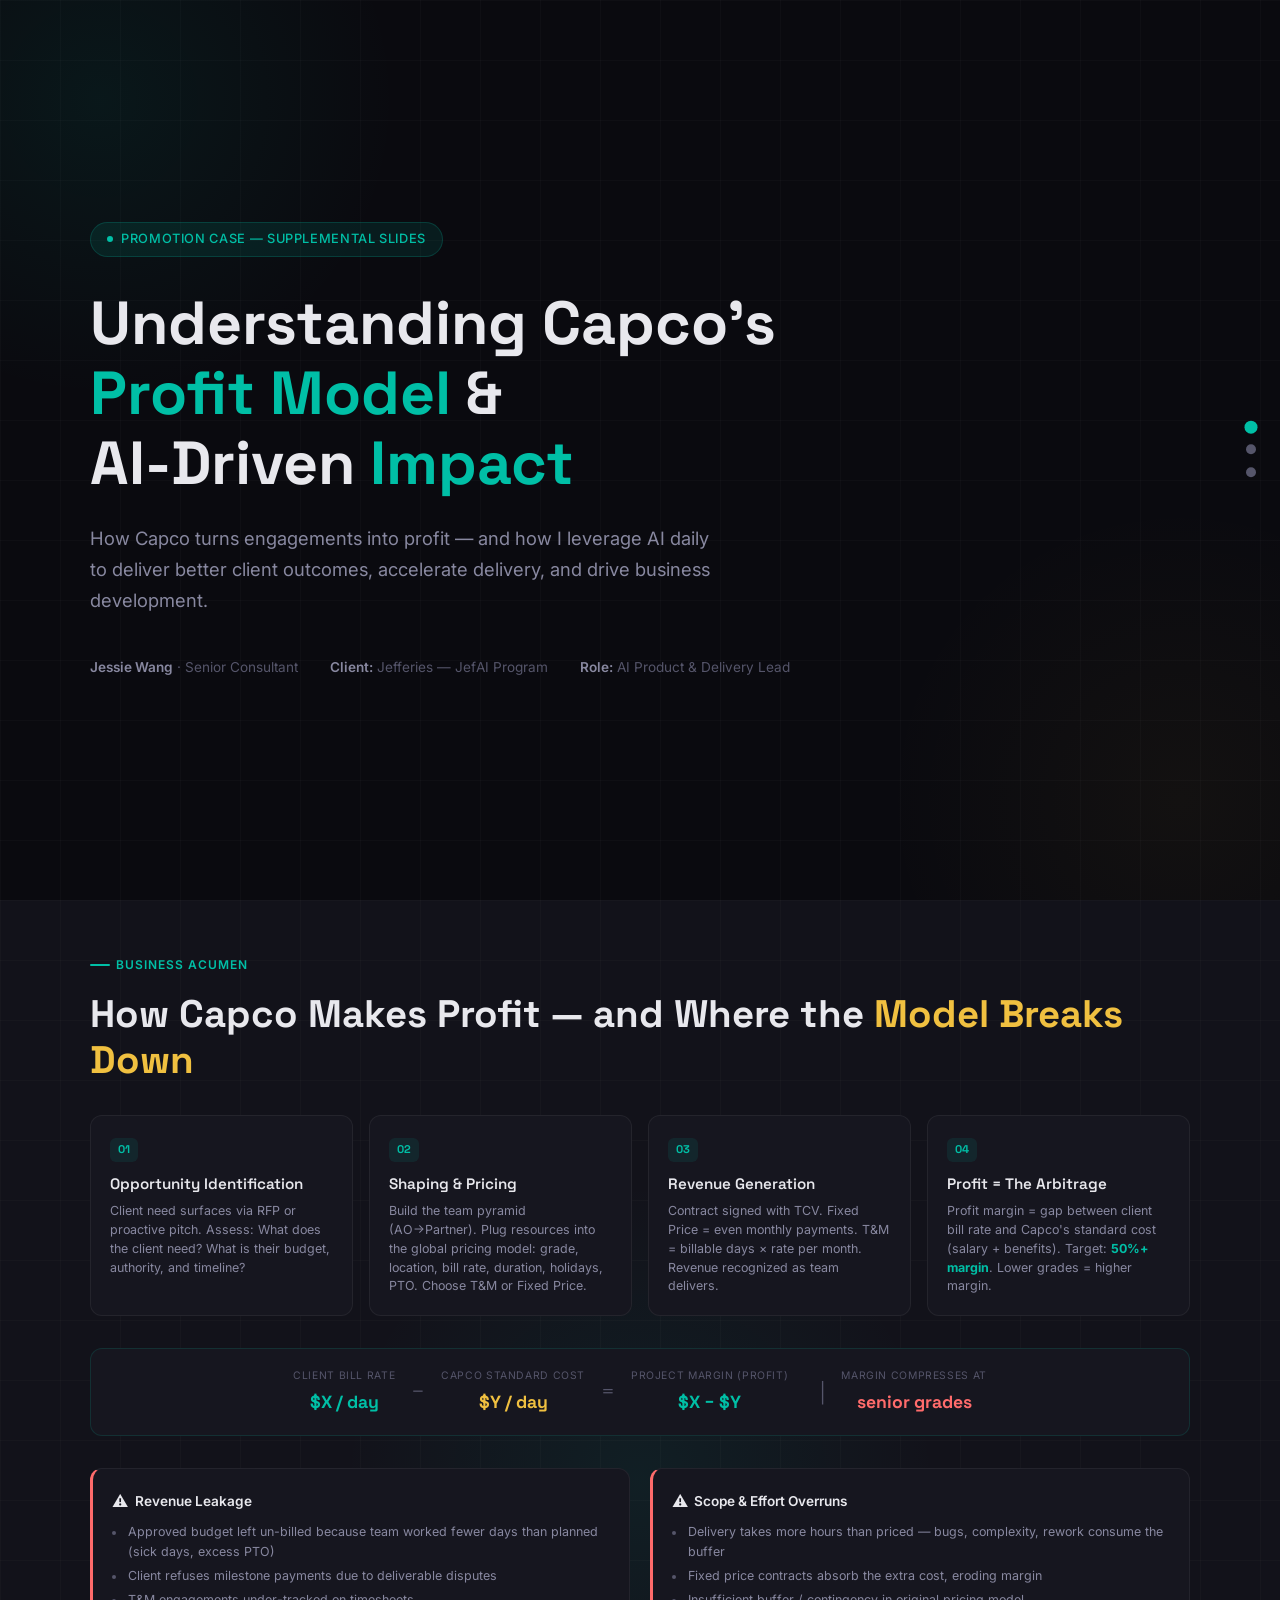
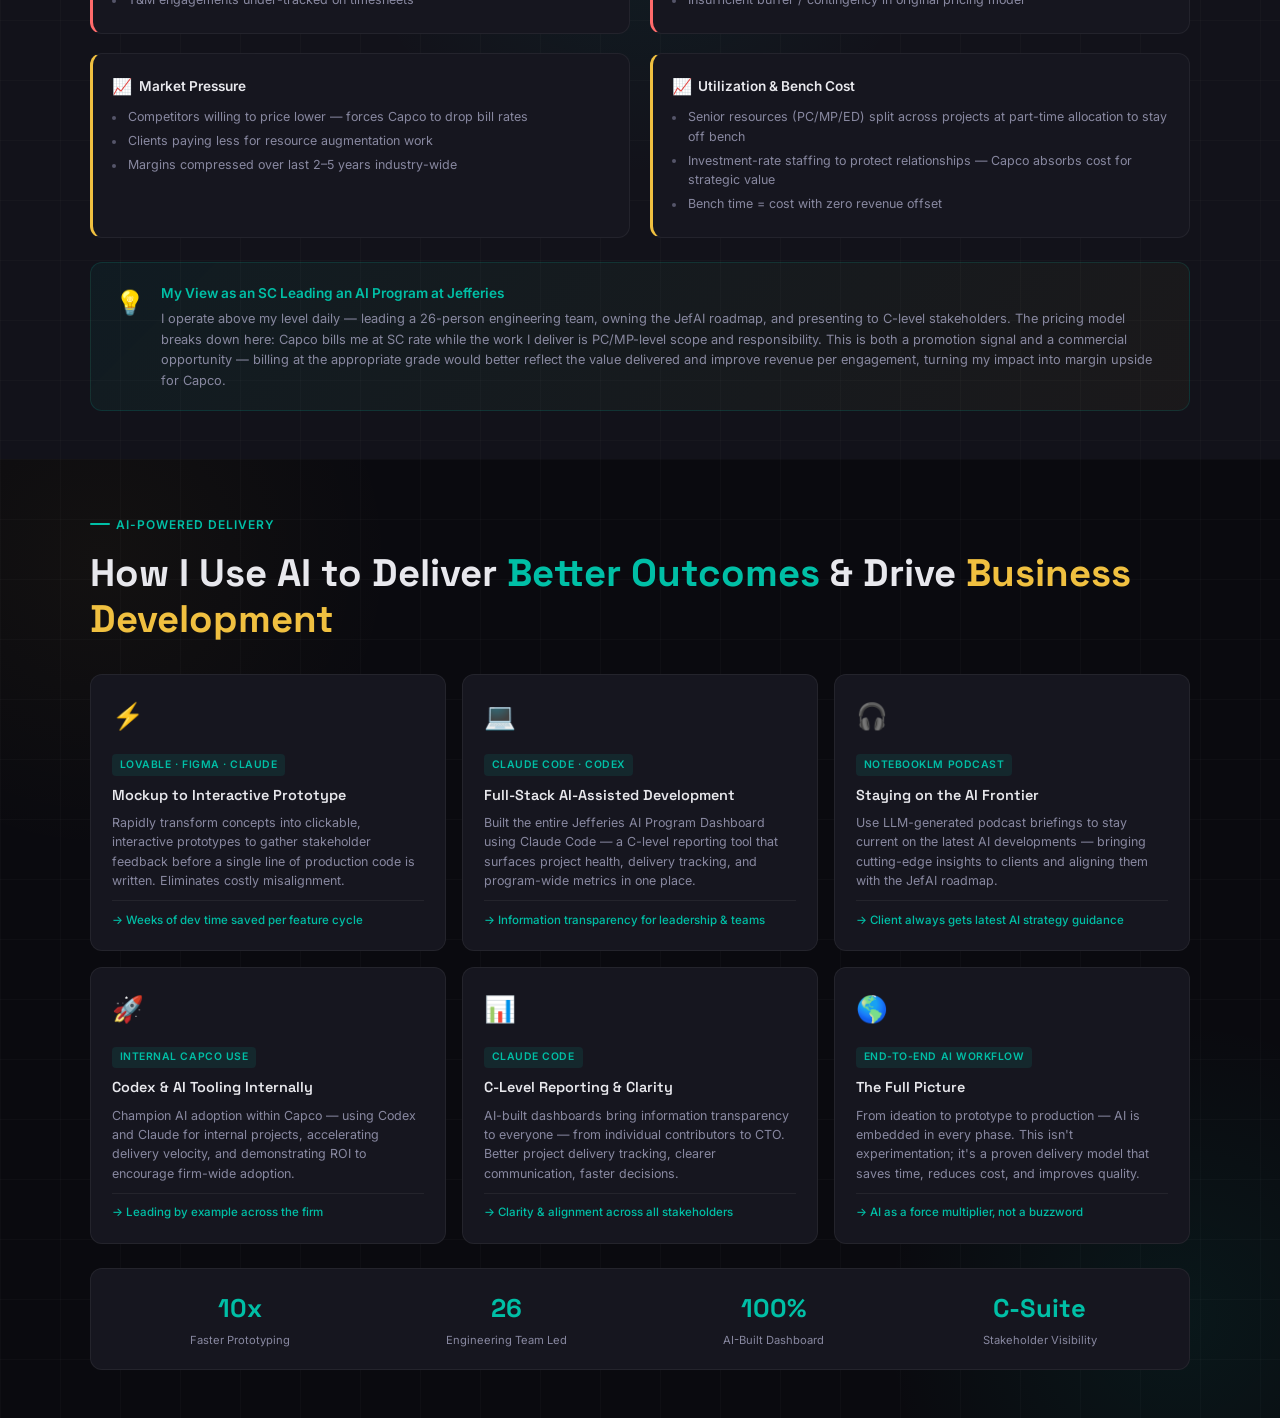
<file: capco-profit-model-slides.html>
<!DOCTYPE html>
<html lang="en">
<head>
<meta charset="UTF-8">
<meta name="viewport" content="width=device-width, initial-scale=1.0">
<title>Jessie Wang — Capco Profit Model &amp; AI Impact</title>
<link rel="preconnect" href="https://fonts.googleapis.com">
<link rel="preconnect" href="https://fonts.gstatic.com" crossorigin>
<link href="https://fonts.googleapis.com/css2?family=Inter:wght@300;400;500;600;700;800&family=Space+Grotesk:wght@400;500;600;700&display=swap" rel="stylesheet">
<style>
:root {
    --bg: #0a0a0f;
    --bg-light: #12121a;
    --bg-card: #16161f;
    --surface: #1e1e2a;
    --border: rgba(255,255,255,0.06);
    --text: #e8e8ed;
    --text-muted: #8888a0;
    --text-dim: #55556a;
    --accent: #00bfa6;
    --accent-light: #00e6c8;
    --accent-glow: rgba(0,191,166,0.15);
    --gold: #f0c040;
    --red: #ff6b6b;
    --blue: #4da6ff;
    --font-sans: 'Inter', -apple-system, BlinkMacSystemFont, sans-serif;
    --font-display: 'Space Grotesk', 'Inter', sans-serif;
}

*, *::before, *::after { margin:0; padding:0; box-sizing:border-box; }
html { font-size:16px; scroll-behavior:smooth; scroll-snap-type: y mandatory; }
body {
    font-family: var(--font-sans);
    background: var(--bg);
    color: var(--text);
    line-height:1.6;
    overflow-x:hidden;
    -webkit-font-smoothing: antialiased;
}

/* ---- Slide Container ---- */
.slide {
    min-height: 100vh;
    width: 100%;
    display: flex;
    align-items: center;
    justify-content: center;
    position: relative;
    overflow: hidden;
    scroll-snap-align: start;
    padding: 3rem 2rem;
}
.slide-inner {
    max-width: 1100px;
    width: 100%;
    position: relative;
    z-index: 2;
}

/* ---- Background Effects ---- */
.bg-grid {
    position: absolute;
    inset: 0;
    background-image:
        linear-gradient(rgba(255,255,255,0.02) 1px, transparent 1px),
        linear-gradient(90deg, rgba(255,255,255,0.02) 1px, transparent 1px);
    background-size: 60px 60px;
    z-index: 0;
}
.bg-glow {
    position: absolute;
    width: 600px; height: 600px;
    border-radius: 50%;
    background: radial-gradient(circle, var(--accent-glow) 0%, transparent 70%);
    z-index: 0;
    opacity: 0.5;
}
.bg-glow-tl { top: -200px; left: -200px; }
.bg-glow-br { bottom: -200px; right: -200px; }
.bg-glow-center { top: 50%; left: 50%; transform: translate(-50%,-50%); }
.bg-glow-gold {
    background: radial-gradient(circle, rgba(240,192,64,0.08) 0%, transparent 70%);
}

/* ---- Cover Slide ---- */
.cover-badge {
    display: inline-flex;
    align-items: center;
    gap: 0.5rem;
    background: rgba(0,191,166,0.1);
    border: 1px solid rgba(0,191,166,0.2);
    border-radius: 100px;
    padding: 0.4rem 1rem;
    font-size: 0.8rem;
    font-weight: 500;
    color: var(--accent);
    letter-spacing: 0.05em;
    text-transform: uppercase;
    margin-bottom: 2rem;
}
.cover-badge .dot {
    width: 6px; height: 6px;
    background: var(--accent);
    border-radius: 50%;
    animation: pulse 2s ease-in-out infinite;
}
@keyframes pulse { 0%,100%{opacity:1;} 50%{opacity:0.3;} }

.cover-title {
    font-family: var(--font-display);
    font-size: clamp(2.2rem, 5vw, 3.8rem);
    font-weight: 700;
    line-height: 1.15;
    margin-bottom: 1.5rem;
}
.cover-title .accent { color: var(--accent); }
.cover-subtitle {
    font-size: 1.15rem;
    color: var(--text-muted);
    max-width: 640px;
    margin-bottom: 2.5rem;
    line-height: 1.7;
}
.cover-meta {
    display: flex;
    gap: 2rem;
    flex-wrap: wrap;
}
.cover-meta-item {
    font-size: 0.85rem;
    color: var(--text-dim);
}
.cover-meta-item strong {
    color: var(--text-muted);
    font-weight: 600;
}

/* ---- Section Tags ---- */
.slide-tag {
    display: inline-flex;
    align-items: center;
    gap: 0.4rem;
    font-size: 0.75rem;
    font-weight: 600;
    letter-spacing: 0.08em;
    text-transform: uppercase;
    color: var(--accent);
    margin-bottom: 1rem;
}
.slide-tag::before {
    content: '';
    width: 20px; height: 2px;
    background: var(--accent);
    border-radius: 1px;
}

.slide-title {
    font-family: var(--font-display);
    font-size: clamp(1.6rem, 3.5vw, 2.4rem);
    font-weight: 700;
    line-height: 1.2;
    margin-bottom: 2rem;
}
.slide-title .accent { color: var(--accent); }
.slide-title .gold { color: var(--gold); }

/* ---- Profit Model Slide ---- */
.profit-flow {
    display: grid;
    grid-template-columns: repeat(4, 1fr);
    gap: 1rem;
    margin-bottom: 2rem;
}
.flow-step {
    background: var(--bg-card);
    border: 1px solid var(--border);
    border-radius: 12px;
    padding: 1.2rem;
    position: relative;
    transition: border-color 0.3s;
}
.flow-step:hover { border-color: rgba(0,191,166,0.3); }
.flow-step-num {
    font-family: var(--font-display);
    font-size: 0.7rem;
    font-weight: 700;
    color: var(--accent);
    background: rgba(0,191,166,0.1);
    border-radius: 6px;
    padding: 0.2rem 0.5rem;
    display: inline-block;
    margin-bottom: 0.6rem;
}
.flow-step h3 {
    font-family: var(--font-display);
    font-size: 0.95rem;
    font-weight: 600;
    margin-bottom: 0.4rem;
}
.flow-step p {
    font-size: 0.78rem;
    color: var(--text-muted);
    line-height: 1.5;
}
.flow-arrow {
    display: none;
}

/* ---- Margin Formula ---- */
.formula-bar {
    background: var(--bg-card);
    border: 1px solid rgba(0,191,166,0.15);
    border-radius: 12px;
    padding: 1.2rem 1.5rem;
    display: flex;
    align-items: center;
    justify-content: center;
    gap: 1rem;
    margin-bottom: 2rem;
    flex-wrap: wrap;
}
.formula-item {
    text-align: center;
}
.formula-item .label {
    font-size: 0.65rem;
    text-transform: uppercase;
    letter-spacing: 0.06em;
    color: var(--text-dim);
    margin-bottom: 0.2rem;
}
.formula-item .value {
    font-family: var(--font-display);
    font-size: 1.1rem;
    font-weight: 700;
}
.formula-item .value.green { color: var(--accent); }
.formula-item .value.gold { color: var(--gold); }
.formula-item .value.red { color: var(--red); }
.formula-op {
    font-family: var(--font-display);
    font-size: 1.4rem;
    color: var(--text-dim);
    font-weight: 300;
}

/* ---- Breakdown Section ---- */
.breakdown-grid {
    display: grid;
    grid-template-columns: 1fr 1fr;
    gap: 1.2rem;
    margin-bottom: 1.5rem;
}
.breakdown-card {
    background: var(--bg-card);
    border: 1px solid var(--border);
    border-radius: 12px;
    padding: 1.2rem;
    border-left: 3px solid var(--red);
}
.breakdown-card.insight {
    border-left-color: var(--gold);
}
.breakdown-card h4 {
    font-size: 0.85rem;
    font-weight: 600;
    margin-bottom: 0.5rem;
    display: flex;
    align-items: center;
    gap: 0.4rem;
}
.breakdown-card h4 .icon {
    font-size: 1rem;
}
.breakdown-card p {
    font-size: 0.78rem;
    color: var(--text-muted);
    line-height: 1.55;
}
.breakdown-card ul {
    list-style: none;
    padding: 0;
}
.breakdown-card li {
    font-size: 0.78rem;
    color: var(--text-muted);
    line-height: 1.55;
    padding-left: 1rem;
    position: relative;
    margin-bottom: 0.3rem;
}
.breakdown-card li::before {
    content: '';
    position: absolute;
    left: 0;
    top: 0.55rem;
    width: 4px; height: 4px;
    border-radius: 50%;
    background: var(--text-dim);
}

/* ---- Jessie Insight Callout ---- */
.insight-callout {
    background: linear-gradient(135deg, rgba(0,191,166,0.06), rgba(240,192,64,0.04));
    border: 1px solid rgba(0,191,166,0.15);
    border-radius: 12px;
    padding: 1.2rem 1.5rem;
    display: flex;
    gap: 1rem;
    align-items: flex-start;
}
.insight-callout .icon {
    font-size: 1.5rem;
    flex-shrink: 0;
    margin-top: 0.1rem;
}
.insight-callout .content h4 {
    font-size: 0.85rem;
    font-weight: 600;
    color: var(--accent);
    margin-bottom: 0.3rem;
}
.insight-callout .content p {
    font-size: 0.8rem;
    color: var(--text-muted);
    line-height: 1.6;
}

/* ---- AI Slide ---- */
.ai-grid {
    display: grid;
    grid-template-columns: repeat(3, 1fr);
    gap: 1rem;
    margin-bottom: 1.5rem;
}
.ai-card {
    background: var(--bg-card);
    border: 1px solid var(--border);
    border-radius: 12px;
    padding: 1.3rem;
    transition: border-color 0.3s, transform 0.3s;
}
.ai-card:hover {
    border-color: rgba(0,191,166,0.3);
    transform: translateY(-2px);
}
.ai-card-icon {
    font-size: 1.6rem;
    margin-bottom: 0.8rem;
}
.ai-card h3 {
    font-family: var(--font-display);
    font-size: 0.9rem;
    font-weight: 600;
    margin-bottom: 0.4rem;
}
.ai-card .tool-tag {
    display: inline-block;
    font-size: 0.65rem;
    font-weight: 600;
    text-transform: uppercase;
    letter-spacing: 0.05em;
    color: var(--accent);
    background: rgba(0,191,166,0.1);
    padding: 0.15rem 0.5rem;
    border-radius: 4px;
    margin-bottom: 0.5rem;
}
.ai-card p {
    font-size: 0.78rem;
    color: var(--text-muted);
    line-height: 1.55;
}
.ai-card .outcome {
    margin-top: 0.6rem;
    padding-top: 0.6rem;
    border-top: 1px solid var(--border);
    font-size: 0.72rem;
    color: var(--accent);
    font-weight: 500;
}

/* ---- Impact Banner ---- */
.impact-banner {
    background: var(--bg-card);
    border: 1px solid var(--border);
    border-radius: 12px;
    padding: 1.2rem 1.5rem;
    display: grid;
    grid-template-columns: repeat(4, 1fr);
    gap: 1rem;
    text-align: center;
}
.impact-stat .number {
    font-family: var(--font-display);
    font-size: 1.6rem;
    font-weight: 700;
    color: var(--accent);
}
.impact-stat .label {
    font-size: 0.7rem;
    color: var(--text-muted);
    display: block;
    margin-top: 0.2rem;
}

/* ---- Slide Navigation ---- */
.slide-nav {
    position: fixed;
    right: 1.5rem;
    top: 50%;
    transform: translateY(-50%);
    display: flex;
    flex-direction: column;
    gap: 0.8rem;
    z-index: 100;
}
.slide-nav a {
    width: 10px; height: 10px;
    border-radius: 50%;
    background: var(--text-dim);
    transition: background 0.3s, transform 0.3s;
    display: block;
}
.slide-nav a:hover,
.slide-nav a.active {
    background: var(--accent);
    transform: scale(1.3);
}

/* ---- Responsive ---- */
@media (max-width: 900px) {
    .profit-flow { grid-template-columns: repeat(2, 1fr); }
    .ai-grid { grid-template-columns: repeat(2, 1fr); }
    .breakdown-grid { grid-template-columns: 1fr; }
    .impact-banner { grid-template-columns: repeat(2, 1fr); }
}
@media (max-width: 600px) {
    .slide { padding: 2rem 1rem; }
    .profit-flow { grid-template-columns: 1fr; }
    .ai-grid { grid-template-columns: 1fr; }
    .formula-bar { flex-direction: column; gap: 0.5rem; }
    .impact-banner { grid-template-columns: 1fr; }
    .cover-meta { flex-direction: column; gap: 0.8rem; }
}
</style>
</head>
<body>

<!-- Slide Navigation Dots -->
<nav class="slide-nav">
    <a href="#cover" title="Cover"></a>
    <a href="#profit" title="Profit Model"></a>
    <a href="#ai" title="AI Impact"></a>
</nav>

<!-- ============================================
     SLIDE 0: COVER
     ============================================ -->
<section class="slide" id="cover">
    <div class="bg-grid"></div>
    <div class="bg-glow bg-glow-tl"></div>
    <div class="bg-glow bg-glow-br bg-glow-gold"></div>
    <div class="slide-inner">
        <div class="cover-badge">
            <span class="dot"></span>
            Promotion Case &mdash; Supplemental Slides
        </div>
        <h1 class="cover-title">
            Understanding Capco's<br>
            <span class="accent">Profit Model</span> &amp;<br>
            AI-Driven <span class="accent">Impact</span>
        </h1>
        <p class="cover-subtitle">
            How Capco turns engagements into profit &mdash; and how I leverage AI daily to deliver better client outcomes, accelerate delivery, and drive business development.
        </p>
        <div class="cover-meta">
            <div class="cover-meta-item"><strong>Jessie Wang</strong> &middot; Senior Consultant</div>
            <div class="cover-meta-item"><strong>Client:</strong> Jefferies &mdash; JefAI Program</div>
            <div class="cover-meta-item"><strong>Role:</strong> AI Product &amp; Delivery Lead</div>
        </div>
    </div>
</section>

<!-- ============================================
     SLIDE 1: CAPCO PROFIT MODEL
     ============================================ -->
<section class="slide" id="profit" style="background: var(--bg-light);">
    <div class="bg-grid"></div>
    <div class="bg-glow bg-glow-center"></div>
    <div class="slide-inner">
        <div class="slide-tag">Business Acumen</div>
        <h2 class="slide-title">How Capco Makes Profit &mdash; and Where the <span class="gold">Model Breaks Down</span></h2>

        <!-- Flow: Sales to Profit -->
        <div class="profit-flow">
            <div class="flow-step">
                <span class="flow-step-num">01</span>
                <h3>Opportunity Identification</h3>
                <p>Client need surfaces via RFP or proactive pitch. Assess: What does the client need? What is their budget, authority, and timeline?</p>
            </div>
            <div class="flow-step">
                <span class="flow-step-num">02</span>
                <h3>Shaping &amp; Pricing</h3>
                <p>Build the team pyramid (AO&rarr;Partner). Plug resources into the global pricing model: grade, location, bill rate, duration, holidays, PTO. Choose T&amp;M or Fixed Price.</p>
            </div>
            <div class="flow-step">
                <span class="flow-step-num">03</span>
                <h3>Revenue Generation</h3>
                <p>Contract signed with TCV. Fixed Price = even monthly payments. T&amp;M = billable days &times; rate per month. Revenue recognized as team delivers.</p>
            </div>
            <div class="flow-step">
                <span class="flow-step-num">04</span>
                <h3>Profit = The Arbitrage</h3>
                <p>Profit margin = gap between client bill rate and Capco's standard cost (salary + benefits). Target: <strong style="color:var(--accent);">50%+ margin</strong>. Lower grades = higher margin.</p>
            </div>
        </div>

        <!-- Formula -->
        <div class="formula-bar">
            <div class="formula-item">
                <div class="label">Client Bill Rate</div>
                <div class="value green">$X / day</div>
            </div>
            <span class="formula-op">&minus;</span>
            <div class="formula-item">
                <div class="label">Capco Standard Cost</div>
                <div class="value gold">$Y / day</div>
            </div>
            <span class="formula-op">=</span>
            <div class="formula-item">
                <div class="label">Project Margin (Profit)</div>
                <div class="value green">$X &minus; $Y</div>
            </div>
            <span class="formula-op" style="margin-left:1rem;">|</span>
            <div class="formula-item">
                <div class="label">Margin compresses at</div>
                <div class="value red">senior grades</div>
            </div>
        </div>

        <!-- Where the model breaks down -->
        <div class="breakdown-grid">
            <div class="breakdown-card">
                <h4><span class="icon">&#9888;</span> Revenue Leakage</h4>
                <ul>
                    <li>Approved budget left un-billed because team worked fewer days than planned (sick days, excess PTO)</li>
                    <li>Client refuses milestone payments due to deliverable disputes</li>
                    <li>T&amp;M engagements under-tracked on timesheets</li>
                </ul>
            </div>
            <div class="breakdown-card">
                <h4><span class="icon">&#9888;</span> Scope &amp; Effort Overruns</h4>
                <ul>
                    <li>Delivery takes more hours than priced &mdash; bugs, complexity, rework consume the buffer</li>
                    <li>Fixed price contracts absorb the extra cost, eroding margin</li>
                    <li>Insufficient buffer / contingency in original pricing model</li>
                </ul>
            </div>
            <div class="breakdown-card insight">
                <h4><span class="icon">&#128200;</span> Market Pressure</h4>
                <ul>
                    <li>Competitors willing to price lower &mdash; forces Capco to drop bill rates</li>
                    <li>Clients paying less for resource augmentation work</li>
                    <li>Margins compressed over last 2&ndash;5 years industry-wide</li>
                </ul>
            </div>
            <div class="breakdown-card insight">
                <h4><span class="icon">&#128200;</span> Utilization &amp; Bench Cost</h4>
                <ul>
                    <li>Senior resources (PC/MP/ED) split across projects at part-time allocation to stay off bench</li>
                    <li>Investment-rate staffing to protect relationships &mdash; Capco absorbs cost for strategic value</li>
                    <li>Bench time = cost with zero revenue offset</li>
                </ul>
            </div>
        </div>

        <!-- Jessie's POV callout -->
        <div class="insight-callout">
            <span class="icon">&#128161;</span>
            <div class="content">
                <h4>My View as an SC Leading an AI Program at Jefferies</h4>
                <p>I operate above my level daily &mdash; leading a 26-person engineering team, owning the JefAI roadmap, and presenting to C-level stakeholders. The pricing model breaks down here: Capco bills me at SC rate while the work I deliver is PC/MP-level scope and responsibility. This is both a promotion signal and a commercial opportunity &mdash; billing at the appropriate grade would better reflect the value delivered and improve revenue per engagement, turning my impact into margin upside for Capco.</p>
            </div>
        </div>
    </div>
</section>

<!-- ============================================
     SLIDE 2: AI IN ACTION
     ============================================ -->
<section class="slide" id="ai">
    <div class="bg-grid"></div>
    <div class="bg-glow bg-glow-tl bg-glow-gold"></div>
    <div class="bg-glow bg-glow-br"></div>
    <div class="slide-inner">
        <div class="slide-tag">AI-Powered Delivery</div>
        <h2 class="slide-title">How I Use AI to Deliver <span class="accent">Better Outcomes</span> &amp; Drive <span class="gold">Business Development</span></h2>

        <div class="ai-grid">
            <div class="ai-card">
                <div class="ai-card-icon">&#9889;</div>
                <span class="tool-tag">Lovable &middot; Figma &middot; Claude</span>
                <h3>Mockup to Interactive Prototype</h3>
                <p>Rapidly transform concepts into clickable, interactive prototypes to gather stakeholder feedback before a single line of production code is written. Eliminates costly misalignment.</p>
                <div class="outcome">&#8594; Weeks of dev time saved per feature cycle</div>
            </div>
            <div class="ai-card">
                <div class="ai-card-icon">&#128187;</div>
                <span class="tool-tag">Claude Code &middot; Codex</span>
                <h3>Full-Stack AI-Assisted Development</h3>
                <p>Built the entire Jefferies AI Program Dashboard using Claude Code &mdash; a C-level reporting tool that surfaces project health, delivery tracking, and program-wide metrics in one place.</p>
                <div class="outcome">&#8594; Information transparency for leadership &amp; teams</div>
            </div>
            <div class="ai-card">
                <div class="ai-card-icon">&#127911;</div>
                <span class="tool-tag">NotebookLM Podcast</span>
                <h3>Staying on the AI Frontier</h3>
                <p>Use LLM-generated podcast briefings to stay current on the latest AI developments &mdash; bringing cutting-edge insights to clients and aligning them with the JefAI roadmap.</p>
                <div class="outcome">&#8594; Client always gets latest AI strategy guidance</div>
            </div>
            <div class="ai-card">
                <div class="ai-card-icon">&#128640;</div>
                <span class="tool-tag">Internal Capco Use</span>
                <h3>Codex &amp; AI Tooling Internally</h3>
                <p>Champion AI adoption within Capco &mdash; using Codex and Claude for internal projects, accelerating delivery velocity, and demonstrating ROI to encourage firm-wide adoption.</p>
                <div class="outcome">&#8594; Leading by example across the firm</div>
            </div>
            <div class="ai-card">
                <div class="ai-card-icon">&#128202;</div>
                <span class="tool-tag">Claude Code</span>
                <h3>C-Level Reporting &amp; Clarity</h3>
                <p>AI-built dashboards bring information transparency to everyone &mdash; from individual contributors to CTO. Better project delivery tracking, clearer communication, faster decisions.</p>
                <div class="outcome">&#8594; Clarity &amp; alignment across all stakeholders</div>
            </div>
            <div class="ai-card">
                <div class="ai-card-icon">&#127758;</div>
                <span class="tool-tag">End-to-End AI Workflow</span>
                <h3>The Full Picture</h3>
                <p>From ideation to prototype to production &mdash; AI is embedded in every phase. This isn't experimentation; it's a proven delivery model that saves time, reduces cost, and improves quality.</p>
                <div class="outcome">&#8594; AI as a force multiplier, not a buzzword</div>
            </div>
        </div>

        <!-- Impact stats -->
        <div class="impact-banner">
            <div class="impact-stat">
                <span class="number">10x</span>
                <span class="label">Faster Prototyping</span>
            </div>
            <div class="impact-stat">
                <span class="number">26</span>
                <span class="label">Engineering Team Led</span>
            </div>
            <div class="impact-stat">
                <span class="number">100%</span>
                <span class="label">AI-Built Dashboard</span>
            </div>
            <div class="impact-stat">
                <span class="number">C-Suite</span>
                <span class="label">Stakeholder Visibility</span>
            </div>
        </div>
    </div>
</section>

<script>
// Nav dot active state
const slides = document.querySelectorAll('.slide');
const dots = document.querySelectorAll('.slide-nav a');
const observer = new IntersectionObserver((entries) => {
    entries.forEach(e => {
        if (e.isIntersecting) {
            dots.forEach(d => d.classList.remove('active'));
            const idx = [...slides].indexOf(e.target);
            if (dots[idx]) dots[idx].classList.add('active');
        }
    });
}, { threshold: 0.5 });
slides.forEach(s => observer.observe(s));
</script>
</body>
</html>
</file>
<file: styles.css>
/* ============================================
   Jessie Wang — Promotion Case Website
   Theme: Teal/Cyan accent (matching Capco slides)
   ============================================ */

:root {
    --color-bg: #0a0a0f;
    --color-bg-light: #12121a;
    --color-bg-card: #16161f;
    --color-surface: #1e1e2a;
    --color-border: rgba(255,255,255,0.06);
    --color-text: #e8e8ed;
    --color-text-muted: #8888a0;
    --color-text-dim: #55556a;
    --color-accent: #00bfa6;
    --color-accent-light: #00e6c8;
    --color-accent-glow: rgba(0,191,166,0.15);
    --color-accent-2: #00d4aa;
    --color-gold: #f0c040;
    --font-sans: 'Inter', -apple-system, BlinkMacSystemFont, sans-serif;
    --font-display: 'Space Grotesk', 'Inter', sans-serif;
    --ease-out: cubic-bezier(0.16, 1, 0.3, 1);
    --ease-spring: cubic-bezier(0.34, 1.56, 0.64, 1);
}

*, *::before, *::after {
    margin: 0;
    padding: 0;
    box-sizing: border-box;
}

html {
    scroll-behavior: smooth;
    font-size: 16px;
}

body {
    font-family: var(--font-sans);
    background: var(--color-bg);
    color: var(--color-text);
    line-height: 1.6;
    overflow-x: hidden;
    -webkit-font-smoothing: antialiased;
}

::selection {
    background: var(--color-accent);
    color: var(--color-bg);
}

/* ---- Cursor Glow ---- */
.cursor-glow {
    position: fixed;
    width: 600px;
    height: 600px;
    border-radius: 50%;
    background: radial-gradient(circle, var(--color-accent-glow) 0%, transparent 70%);
    pointer-events: none;
    z-index: 0;
    transform: translate(-50%, -50%);
    opacity: 0;
    transition: opacity 0.3s ease;
}
body:hover .cursor-glow {
    opacity: 1;
}

/* ---- Container ---- */
.container {
    max-width: 1200px;
    margin: 0 auto;
    padding: 0 2rem;
}

/* ---- Navigation ---- */
.nav {
    position: fixed;
    top: 0;
    left: 0;
    right: 0;
    z-index: 100;
    padding: 1rem 0;
    transition: all 0.3s ease;
    backdrop-filter: blur(0px);
}
.nav.scrolled {
    background: rgba(10,10,15,0.85);
    backdrop-filter: blur(20px);
    border-bottom: 1px solid var(--color-border);
}
.nav-inner {
    max-width: 1200px;
    margin: 0 auto;
    padding: 0 2rem;
    display: flex;
    align-items: center;
    justify-content: space-between;
}
.nav-logo {
    font-family: var(--font-display);
    font-weight: 700;
    font-size: 1.25rem;
    color: var(--color-accent);
    text-decoration: none;
    letter-spacing: -0.02em;
}
.nav-links {
    display: flex;
    gap: 2rem;
}
.nav-link {
    color: var(--color-text-muted);
    text-decoration: none;
    font-size: 0.875rem;
    font-weight: 500;
    transition: color 0.2s ease;
    position: relative;
}
.nav-link:hover {
    color: var(--color-text);
}
.nav-link::after {
    content: '';
    position: absolute;
    bottom: -4px;
    left: 0;
    width: 0;
    height: 2px;
    background: var(--color-accent);
    transition: width 0.3s var(--ease-out);
}
.nav-link:hover::after {
    width: 100%;
}

/* ---- Hero ---- */
.hero {
    min-height: 100vh;
    display: flex;
    align-items: center;
    justify-content: center;
    position: relative;
    overflow: hidden;
    padding: 6rem 2rem 4rem;
}
.hero-bg-grid {
    position: absolute;
    inset: 0;
    background-image:
        linear-gradient(rgba(255,255,255,0.02) 1px, transparent 1px),
        linear-gradient(90deg, rgba(255,255,255,0.02) 1px, transparent 1px);
    background-size: 60px 60px;
    mask-image: radial-gradient(ellipse 80% 60% at 50% 40%, black, transparent);
}
.hero-particles {
    position: absolute;
    inset: 0;
    overflow: hidden;
}
.hero-particle {
    position: absolute;
    width: 3px;
    height: 3px;
    background: var(--color-accent);
    border-radius: 50%;
    opacity: 0;
    animation: particle-float 8s infinite ease-in-out;
}
@keyframes particle-float {
    0%, 100% { opacity: 0; transform: translateY(0) scale(0); }
    10% { opacity: 0.6; transform: scale(1); }
    90% { opacity: 0.6; transform: scale(1); }
    100% { opacity: 0; transform: translateY(-200px) scale(0); }
}
.hero-content {
    text-align: center;
    position: relative;
    z-index: 1;
    max-width: 800px;
}

/* ---- Portrait ---- */
.hero-portrait {
    position: relative;
    width: 160px;
    height: 160px;
    margin: 0 auto 2rem;
    animation: fadeInUp 0.8s var(--ease-out) both;
}
.portrait-img {
    width: 100%;
    height: 100%;
    object-fit: cover;
    object-position: center 15%;
    border-radius: 50%;
    position: relative;
    z-index: 2;
    border: 3px solid rgba(0,191,166,0.3);
}
.portrait-ring {
    position: absolute;
    inset: -6px;
    border-radius: 50%;
    border: 2px solid transparent;
    border-top-color: var(--color-accent);
    border-right-color: var(--color-accent-light);
    animation: spin-ring 6s linear infinite;
    z-index: 3;
}
@keyframes spin-ring {
    to { transform: rotate(360deg); }
}
.portrait-glow {
    position: absolute;
    inset: -20px;
    border-radius: 50%;
    background: radial-gradient(circle, rgba(0,191,166,0.2) 0%, transparent 70%);
    z-index: 1;
    animation: pulse-glow 3s ease-in-out infinite;
}
@keyframes pulse-glow {
    0%, 100% { opacity: 0.5; transform: scale(1); }
    50% { opacity: 1; transform: scale(1.1); }
}
.portrait-fallback {
    width: 100%;
    height: 100%;
    border-radius: 50%;
    background: linear-gradient(135deg, var(--color-accent), var(--color-accent-light));
    display: flex;
    align-items: center;
    justify-content: center;
    font-family: var(--font-display);
    font-size: 3.5rem;
    font-weight: 800;
    color: var(--color-bg);
    position: relative;
    z-index: 2;
}
.hero-badge {
    display: inline-flex;
    align-items: center;
    gap: 0.5rem;
    padding: 0.5rem 1.25rem;
    background: var(--color-accent-glow);
    border: 1px solid rgba(0,191,166,0.2);
    border-radius: 100px;
    font-size: 0.8rem;
    font-weight: 600;
    color: var(--color-accent-light);
    margin-bottom: 2rem;
    letter-spacing: 0.05em;
    text-transform: uppercase;
    animation: fadeInUp 0.8s var(--ease-out) both;
}
.badge-dot {
    width: 6px;
    height: 6px;
    background: var(--color-accent);
    border-radius: 50%;
    animation: pulse-dot 2s infinite;
}
@keyframes pulse-dot {
    0%, 100% { opacity: 1; box-shadow: 0 0 0 0 rgba(0,191,166,0.4); }
    50% { opacity: 0.8; box-shadow: 0 0 0 6px rgba(0,191,166,0); }
}
.hero-title {
    font-family: var(--font-display);
    font-size: clamp(3.5rem, 10vw, 7rem);
    font-weight: 800;
    line-height: 0.95;
    letter-spacing: -0.04em;
    margin-bottom: 1.5rem;
}
.hero-line {
    display: block;
    animation: fadeInUp 0.8s var(--ease-out) 0.1s both;
}
.hero-line-accent {
    background: linear-gradient(135deg, var(--color-accent), var(--color-accent-light), var(--color-gold));
    -webkit-background-clip: text;
    -webkit-text-fill-color: transparent;
    background-clip: text;
    animation-delay: 0.2s;
}
.hero-subtitle {
    font-size: 1.1rem;
    color: var(--color-text-muted);
    font-weight: 500;
    margin-bottom: 1rem;
    animation: fadeInUp 0.8s var(--ease-out) 0.3s both;
}
.hero-desc {
    font-size: 1.05rem;
    color: var(--color-text-muted);
    max-width: 600px;
    margin: 0 auto 3rem;
    line-height: 1.7;
    animation: fadeInUp 0.8s var(--ease-out) 0.4s both;
}
.hero-stats {
    display: grid;
    grid-template-columns: repeat(5, 1fr);
    gap: 1rem;
    margin-bottom: 3rem;
    animation: fadeInUp 0.8s var(--ease-out) 0.5s both;
}
.stat-card {
    background: var(--color-bg-card);
    border: 1px solid var(--color-border);
    border-radius: 16px;
    padding: 1.5rem 1rem;
    text-align: center;
    transition: all 0.3s ease;
}
.stat-card:hover {
    border-color: rgba(0,191,166,0.3);
    transform: translateY(-2px);
    box-shadow: 0 8px 30px rgba(0,191,166,0.08);
}
.stat-number {
    display: block;
    font-family: var(--font-display);
    font-size: 2.5rem;
    font-weight: 700;
    color: var(--color-accent-light);
    line-height: 1;
    margin-bottom: 0.5rem;
}
.stat-label {
    font-size: 0.75rem;
    color: var(--color-text-muted);
    text-transform: uppercase;
    letter-spacing: 0.08em;
    font-weight: 500;
}
.stat-context {
    display: block;
    font-size: 0.65rem;
    color: var(--color-text-dim);
    margin-top: 0.25rem;
    font-style: italic;
    letter-spacing: 0;
    text-transform: none;
}
.hero-scroll {
    display: inline-flex;
    align-items: center;
    gap: 0.5rem;
    color: var(--color-text-muted);
    text-decoration: none;
    font-size: 0.85rem;
    font-weight: 500;
    transition: color 0.2s ease;
    animation: fadeInUp 0.8s var(--ease-out) 0.6s both;
}
.hero-scroll:hover {
    color: var(--color-accent);
}
.hero-scroll svg {
    animation: bounce-arrow 2s infinite;
}
@keyframes bounce-arrow {
    0%, 100% { transform: translateY(0); }
    50% { transform: translateY(5px); }
}

/* ---- Sections ---- */
.section {
    padding: 7rem 0;
    position: relative;
}
.section-dark {
    background: var(--color-bg-light);
}
.section-accent {
    background: linear-gradient(180deg, var(--color-bg) 0%, rgba(0,191,166,0.03) 50%, var(--color-bg) 100%);
}
.section-gradient {
    background: linear-gradient(180deg, var(--color-bg-light), var(--color-bg));
}
.section-header {
    text-align: center;
    margin-bottom: 4rem;
}
.section-tag {
    display: inline-block;
    font-size: 0.75rem;
    font-weight: 600;
    text-transform: uppercase;
    letter-spacing: 0.15em;
    color: var(--color-accent);
    margin-bottom: 1rem;
    padding: 0.35rem 1rem;
    background: var(--color-accent-glow);
    border-radius: 100px;
    border: 1px solid rgba(0,191,166,0.15);
}
.section-title {
    font-family: var(--font-display);
    font-size: clamp(2rem, 4vw, 3rem);
    font-weight: 700;
    letter-spacing: -0.03em;
    margin-bottom: 1rem;
    line-height: 1.1;
}
.section-desc {
    font-size: 1.05rem;
    color: var(--color-text-muted);
    max-width: 600px;
    margin: 0 auto;
    line-height: 1.7;
}

/* ---- Timeline ---- */
.timeline-legend {
    display: flex;
    justify-content: center;
    gap: 2rem;
    margin-bottom: 3rem;
    flex-wrap: wrap;
}
.legend-item {
    display: flex;
    align-items: center;
    gap: 0.5rem;
    font-size: 0.8rem;
    color: var(--color-text-muted);
    font-weight: 500;
}
.legend-dot {
    width: 10px;
    height: 10px;
    border-radius: 50%;
}
.legend-core { background: #4da6ff; }
.legend-community { background: var(--color-accent); }
.legend-commercial { background: var(--color-gold); }
.timeline-dot-core { border-color: #4da6ff !important; }
.timeline-dot-community { border-color: var(--color-accent) !important; }
.timeline-dot-commercial { border-color: var(--color-gold) !important; }
.timeline-item:hover .timeline-dot-core { background: #4da6ff !important; box-shadow: 0 0 20px rgba(77,166,255,0.4) !important; }
.timeline-item:hover .timeline-dot-community { background: var(--color-accent) !important; box-shadow: 0 0 20px rgba(0,191,166,0.4) !important; }
.timeline-item:hover .timeline-dot-commercial { background: var(--color-gold) !important; box-shadow: 0 0 20px rgba(240,192,64,0.4) !important; }
.timeline-category {
    display: inline-block;
    font-size: 0.65rem;
    font-weight: 700;
    text-transform: uppercase;
    letter-spacing: 0.1em;
    padding: 0.15rem 0.5rem;
    border-radius: 100px;
    margin-right: 0.5rem;
}
.cat-core { background: rgba(77,166,255,0.15); color: #4da6ff; }
.cat-community { background: var(--color-accent-glow); color: var(--color-accent-light); }
.cat-commercial { background: rgba(240,192,64,0.1); color: var(--color-gold); }
.timeline {
    position: relative;
    max-width: 700px;
    margin: 0 auto;
}
.timeline-line {
    position: absolute;
    left: 20px;
    top: 0;
    bottom: 0;
    width: 2px;
    background: linear-gradient(180deg, var(--color-accent), var(--color-accent-glow), transparent);
}
.timeline-item {
    position: relative;
    padding-left: 60px;
    padding-bottom: 3rem;
    opacity: 0;
    transform: translateY(20px);
    transition: all 0.6s var(--ease-out);
}
.timeline-item.visible {
    opacity: 1;
    transform: translateY(0);
}
.timeline-dot {
    position: absolute;
    left: 12px;
    top: 4px;
    width: 18px;
    height: 18px;
    border-radius: 50%;
    background: var(--color-bg-light);
    border: 3px solid var(--color-accent);
    z-index: 1;
    transition: all 0.3s ease;
}
.timeline-item:hover .timeline-dot {
    background: var(--color-accent);
    box-shadow: 0 0 20px rgba(0,191,166,0.4);
}
.timeline-date {
    font-size: 0.75rem;
    color: var(--color-accent);
    font-weight: 600;
    text-transform: uppercase;
    letter-spacing: 0.1em;
}
.timeline-content h3 {
    font-family: var(--font-display);
    font-size: 1.25rem;
    font-weight: 600;
    margin: 0.25rem 0 0.5rem;
}
.timeline-content p {
    color: var(--color-text-muted);
    font-size: 0.95rem;
    line-height: 1.7;
}
.timeline-highlights {
    margin-top: 0.75rem;
    padding-left: 1.2rem;
    list-style: none;
}
.timeline-highlights li {
    position: relative;
    color: var(--color-text-muted);
    font-size: 0.9rem;
    line-height: 1.7;
    padding-left: 0.5rem;
    margin-bottom: 0.4rem;
}
.timeline-highlights li::before {
    content: '→';
    position: absolute;
    left: -1.2rem;
    color: var(--color-gold);
    font-weight: 600;
}
.timeline-sub {
    margin-top: 1rem;
    padding-top: 1rem;
    border-top: 1px solid rgba(255,255,255,0.06);
}
.timeline-sub h4 {
    font-family: var(--font-display);
    font-size: 1.05rem;
    font-weight: 600;
    margin: 0.25rem 0 0.4rem;
}
.timeline-sub p {
    color: var(--color-text-muted);
    font-size: 0.9rem;
    line-height: 1.7;
}

/* ---- Achievement Cards ---- */
.achievement-grid {
    display: grid;
    grid-template-columns: repeat(2, 1fr);
    gap: 1.5rem;
}
.achievement-card {
    background: var(--color-bg-card);
    border: 1px solid var(--color-border);
    border-radius: 20px;
    padding: 2rem;
    position: relative;
    overflow: hidden;
    opacity: 0;
    transform: translateY(30px);
    transition: all 0.6s var(--ease-out);
}
.achievement-card.visible {
    opacity: 1;
    transform: translateY(0);
}
.achievement-card::before {
    content: '';
    position: absolute;
    top: 0;
    left: 0;
    right: 0;
    height: 3px;
    background: linear-gradient(90deg, var(--color-accent), var(--color-accent-light));
    opacity: 0;
    transition: opacity 0.3s ease;
}
.achievement-card:hover::before {
    opacity: 1;
}
.achievement-card:hover {
    border-color: rgba(0,191,166,0.2);
    box-shadow: 0 20px 60px rgba(0,0,0,0.3);
    transform: translateY(-4px) !important;
}
.card-large {
    grid-column: 1 / -1;
    display: grid;
    grid-template-columns: 1fr 1fr;
    gap: 2rem;
}
.card-large .card-icon,
.card-large .card-number,
.card-large h3,
.card-large > p {
    grid-column: 1 / -1;
}
.card-icon {
    color: var(--color-accent);
    margin-bottom: 0.5rem;
}
.card-number {
    font-family: var(--font-display);
    font-size: 4rem;
    font-weight: 800;
    color: rgba(0,191,166,0.08);
    position: absolute;
    top: 1rem;
    right: 1.5rem;
    line-height: 1;
}
.achievement-card h3 {
    font-family: var(--font-display);
    font-size: 1.3rem;
    font-weight: 600;
    margin-bottom: 0.75rem;
    letter-spacing: -0.01em;
}
.achievement-card > p {
    color: var(--color-text-muted);
    font-size: 0.95rem;
    line-height: 1.6;
    margin-bottom: 1.25rem;
}
.card-details {
    display: grid;
    grid-template-columns: 1fr 1fr;
    gap: 0.75rem;
    margin-bottom: 1.25rem;
}
.detail-item {
    background: rgba(255,255,255,0.03);
    border-radius: 10px;
    padding: 0.75rem 1rem;
}
.detail-label {
    display: block;
    font-size: 0.7rem;
    color: var(--color-text-dim);
    text-transform: uppercase;
    letter-spacing: 0.1em;
    margin-bottom: 0.25rem;
    font-weight: 600;
}
.detail-value {
    font-size: 0.9rem;
    font-weight: 500;
    color: var(--color-text);
}
.card-highlights {
    list-style: none;
    padding: 0;
}
.card-highlights li {
    position: relative;
    padding-left: 1.25rem;
    font-size: 0.9rem;
    color: var(--color-text-muted);
    margin-bottom: 0.5rem;
    line-height: 1.5;
}
.card-highlights li::before {
    content: '';
    position: absolute;
    left: 0;
    top: 0.55rem;
    width: 6px;
    height: 6px;
    border-radius: 50%;
    background: var(--color-accent);
}
.card-regions {
    display: flex;
    flex-wrap: wrap;
    gap: 0.5rem;
    margin-bottom: 1.25rem;
}
.region-tag {
    padding: 0.3rem 0.75rem;
    background: var(--color-accent-glow);
    border: 1px solid rgba(0,191,166,0.2);
    border-radius: 100px;
    font-size: 0.75rem;
    font-weight: 600;
    color: var(--color-accent-light);
}

/* ---- Impact Grid ---- */
.impact-grid {
    display: grid;
    grid-template-columns: repeat(3, 1fr);
    gap: 1.5rem;
}
.impact-card {
    background: var(--color-bg-card);
    border: 1px solid var(--color-border);
    border-radius: 20px;
    padding: 2rem;
    text-align: center;
    opacity: 0;
    transform: translateY(20px);
    transition: all 0.6s var(--ease-out);
}
.impact-card.visible {
    opacity: 1;
    transform: translateY(0);
}
.impact-card:hover {
    border-color: rgba(0,191,166,0.2);
    transform: translateY(-4px) !important;
    box-shadow: 0 16px 50px rgba(0,0,0,0.25);
}
.impact-icon-ring {
    display: inline-flex;
    align-items: center;
    justify-content: center;
    width: 56px;
    height: 56px;
    border-radius: 50%;
    background: var(--color-accent-glow);
    color: var(--color-accent);
    margin-bottom: 1.25rem;
}
.impact-number {
    font-family: var(--font-display);
    font-size: 3rem;
    font-weight: 700;
    color: var(--color-text-dim);
    line-height: 1;
}
.impact-number-highlight {
    color: var(--color-accent-light);
}
.impact-arrow {
    display: inline-block;
    font-size: 1.5rem;
    color: var(--color-accent);
    margin: 0 0.5rem;
    vertical-align: middle;
}
.impact-label {
    display: block;
    font-size: 0.9rem;
    font-weight: 600;
    margin-top: 0.75rem;
    color: var(--color-text);
}
.impact-sublabel {
    display: block;
    font-size: 0.8rem;
    color: var(--color-text-dim);
    margin-top: 0.25rem;
}

/* ---- Pillars ---- */
.pillars {
    display: grid;
    grid-template-columns: repeat(3, 1fr);
    gap: 1.5rem;
}
.pillar {
    background: var(--color-bg-card);
    border: 1px solid var(--color-border);
    border-radius: 20px;
    padding: 2.5rem 2rem;
    position: relative;
    overflow: hidden;
    opacity: 0;
    transform: translateY(20px);
    transition: all 0.6s var(--ease-out);
}
.pillar.visible {
    opacity: 1;
    transform: translateY(0);
}
.pillar:hover {
    border-color: rgba(0,191,166,0.2);
    transform: translateY(-4px) !important;
}
.pillar-number {
    font-family: var(--font-display);
    font-size: 3.5rem;
    font-weight: 800;
    color: rgba(0,191,166,0.07);
    margin-bottom: 1rem;
    line-height: 1;
}
.pillar h3 {
    font-family: var(--font-display);
    font-size: 1.2rem;
    font-weight: 600;
    margin-bottom: 1rem;
}
.pillar p {
    color: var(--color-text-muted);
    font-size: 0.95rem;
    line-height: 1.7;
    margin-bottom: 1.5rem;
}
.pillar-tags {
    display: flex;
    flex-wrap: wrap;
    gap: 0.5rem;
}
.pillar-tags span {
    padding: 0.3rem 0.75rem;
    background: rgba(255,255,255,0.04);
    border-radius: 100px;
    font-size: 0.75rem;
    color: var(--color-text-muted);
    font-weight: 500;
}

/* ---- Commercial Grid ---- */
.commercial-grid {
    display: grid;
    grid-template-columns: repeat(2, 1fr);
    gap: 1.5rem;
}
.commercial-card {
    background: var(--color-bg-card);
    border: 1px solid var(--color-border);
    border-radius: 20px;
    padding: 2rem;
    opacity: 0;
    transform: translateY(20px);
    transition: all 0.6s var(--ease-out);
}
.commercial-card.visible {
    opacity: 1;
    transform: translateY(0);
}
.commercial-card:hover {
    border-color: rgba(0,191,166,0.2);
    transform: translateY(-3px) !important;
}
.commercial-icon {
    color: var(--color-accent);
    margin-bottom: 1rem;
}
.commercial-card h4 {
    font-family: var(--font-display);
    font-size: 1.1rem;
    font-weight: 600;
    margin-bottom: 0.75rem;
}
.commercial-card p {
    color: var(--color-text-muted);
    font-size: 0.9rem;
    line-height: 1.7;
}
.commercial-card strong {
    color: var(--color-accent-light);
    font-weight: 600;
}

/* ---- Community Layout ---- */
.community-spotlight {
    max-width: 800px;
    margin: 0 auto;
    opacity: 0;
    transform: translateY(20px);
    transition: all 0.6s var(--ease-out);
}
.community-spotlight.visible {
    opacity: 1;
    transform: translateY(0);
}
.community-layout {
    display: grid;
    grid-template-columns: 1.6fr 1fr;
    gap: 1.5rem;
    align-items: start;
}
.spotlight-card {
    background: linear-gradient(135deg, rgba(0,191,166,0.05) 0%, rgba(0,191,166,0.02) 100%);
    border: 1px solid rgba(0,191,166,0.15);
    border-radius: 20px;
    padding: 2.5rem;
}
.spotlight-badge {
    display: inline-block;
    font-size: 0.7rem;
    font-weight: 700;
    text-transform: uppercase;
    letter-spacing: 0.15em;
    color: var(--color-gold);
    background: rgba(240,192,64,0.1);
    border: 1px solid rgba(240,192,64,0.2);
    padding: 0.3rem 0.75rem;
    border-radius: 100px;
    margin-bottom: 1rem;
}
.spotlight-card h3 {
    font-family: var(--font-display);
    font-size: 1.5rem;
    font-weight: 600;
    margin-bottom: 0.5rem;
}
.spotlight-meta {
    color: var(--color-accent);
    font-size: 0.85rem;
    font-weight: 500;
    margin-bottom: 1rem;
}
.spotlight-card > p {
    color: var(--color-text-muted);
    font-size: 0.95rem;
    line-height: 1.7;
    margin-bottom: 1rem;
}
.panel-event-image {
    margin: 1.5rem 0;
    border-radius: 16px;
    overflow: hidden;
    border: 1px solid rgba(0,191,166,0.15);
}
.panel-event-image img {
    width: 100%;
    height: auto;
    display: block;
    transition: transform 0.4s ease;
}
.panel-event-image:hover img {
    transform: scale(1.02);
}
.spotlight-quote {
    border-left: 3px solid var(--color-accent);
    padding: 1rem 1.5rem;
    margin: 1.5rem 0;
    background: rgba(0,191,166,0.04);
    border-radius: 0 12px 12px 0;
    font-style: italic;
    color: var(--color-text);
    font-size: 0.95rem;
    line-height: 1.7;
}
.spotlight-quote cite {
    display: block;
    margin-top: 0.75rem;
    font-style: normal;
    font-weight: 600;
    font-size: 0.85rem;
    color: var(--color-accent);
}
.panel-event-images {
    display: grid;
    grid-template-columns: 1fr 1fr;
    gap: 1rem;
    margin: 1.5rem 0;
}
.panel-event-images img {
    width: 100%;
    border-radius: 12px;
    border: 1px solid var(--color-border);
    transition: transform 0.3s ease;
}
.panel-event-images img:hover {
    transform: scale(1.02);
}
@media (max-width: 600px) {
    .panel-event-images {
        grid-template-columns: 1fr;
    }
}
.community-sidebar {
    display: flex;
    flex-direction: column;
    gap: 1rem;
}
.community-item {
    background: var(--color-bg-card);
    border: 1px solid var(--color-border);
    border-radius: 16px;
    padding: 1.5rem;
    opacity: 0;
    transform: translateY(20px);
    transition: all 0.6s var(--ease-out);
}
.community-item.visible {
    opacity: 1;
    transform: translateY(0);
}
.community-item:hover {
    border-color: rgba(0,191,166,0.2);
}
.community-item h4 {
    font-family: var(--font-display);
    font-size: 1rem;
    font-weight: 600;
    margin-bottom: 0.5rem;
}
.community-item p {
    color: var(--color-text-muted);
    font-size: 0.85rem;
    line-height: 1.6;
}
.community-main {
    opacity: 0;
    transform: translateY(20px);
    transition: all 0.6s var(--ease-out);
}
.community-main.visible {
    opacity: 1;
    transform: translateY(0);
}

/* ---- Forward ---- */
.forward-content {
    text-align: center;
    opacity: 0;
    transform: translateY(20px);
    transition: all 0.6s var(--ease-out);
}
.forward-content.visible {
    opacity: 1;
    transform: translateY(0);
}
.forward-grid {
    display: grid;
    grid-template-columns: repeat(3, 1fr);
    gap: 1.5rem;
    margin-top: 3rem;
    text-align: left;
}
.forward-item {
    background: var(--color-bg-card);
    border: 1px solid var(--color-border);
    border-radius: 20px;
    padding: 2rem;
    transition: all 0.3s ease;
}
.forward-item:hover {
    border-color: rgba(0,191,166,0.2);
    transform: translateY(-3px);
}
.forward-icon {
    color: var(--color-accent);
    margin-bottom: 1rem;
}
.forward-item h4 {
    font-family: var(--font-display);
    font-size: 1.1rem;
    font-weight: 600;
    margin-bottom: 0.75rem;
}
.forward-item p {
    color: var(--color-text-muted);
    font-size: 0.9rem;
    line-height: 1.7;
}

/* ---- Dream Section ---- */
.section-tag-gold {
    color: var(--color-gold);
    background: rgba(240,192,64,0.1);
    border-color: rgba(240,192,64,0.2);
}
.dream-layout {
    display: grid;
    grid-template-columns: 1fr;
    gap: 2.5rem;
    max-width: 750px;
    margin: 0 auto;
    align-items: center;
    opacity: 0;
    transform: translateY(20px);
    transition: all 0.6s var(--ease-out);
}
.dream-layout.visible {
    opacity: 1;
    transform: translateY(0);
}
.dream-illustration {
    background: var(--color-bg-card);
    border: 1px solid var(--color-border);
    border-radius: 20px;
    overflow: hidden;
    transition: all 0.3s ease;
}
.dream-illustration:hover {
    border-color: rgba(0,191,166,0.2);
    box-shadow: 0 20px 60px rgba(0,0,0,0.3);
}
.dream-svg {
    width: 100%;
    height: auto;
    display: block;
}
.dream-content h3 {
    font-family: var(--font-display);
    font-size: 1.8rem;
    font-weight: 700;
    margin-bottom: 0.25rem;
    letter-spacing: -0.02em;
}
.dream-tagline {
    font-size: 1rem;
    color: var(--color-accent);
    font-weight: 500;
    font-style: italic;
    margin-bottom: 1.25rem;
}
.dream-content > p {
    color: var(--color-text-muted);
    font-size: 0.95rem;
    line-height: 1.7;
    margin-bottom: 1.25rem;
}
.dream-content strong {
    color: var(--color-text);
    font-weight: 600;
}
.dream-uses {
    display: flex;
    flex-direction: column;
    gap: 1rem;
    margin-bottom: 1.5rem;
}
.dream-use {
    display: flex;
    gap: 1rem;
    align-items: flex-start;
    background: rgba(255,255,255,0.02);
    border-radius: 12px;
    padding: 1rem;
}
.dream-use-icon {
    flex-shrink: 0;
    width: 40px;
    height: 40px;
    border-radius: 10px;
    display: flex;
    align-items: center;
    justify-content: center;
}
.dream-use-internal {
    background: var(--color-accent-glow);
    color: var(--color-accent);
}
.dream-use-external {
    background: rgba(240,192,64,0.1);
    color: var(--color-gold);
}
.dream-use strong {
    display: block;
    font-size: 0.9rem;
    margin-bottom: 0.25rem;
    color: var(--color-text);
}
.dream-use p {
    font-size: 0.85rem;
    color: var(--color-text-muted);
    line-height: 1.6;
    margin: 0;
}
.dream-closing {
    color: var(--color-text-dim);
    font-size: 0.9rem;
    line-height: 1.7;
}
.dream-closing em {
    color: var(--color-accent);
    font-style: italic;
}
@media (max-width: 900px) {
    .dream-layout {
        grid-template-columns: 1fr;
    }
}

/* ---- Footer ---- */
.footer {
    padding: 3rem 0;
    border-top: 1px solid var(--color-border);
    text-align: center;
}
.footer-content {
    display: flex;
    flex-direction: column;
    align-items: center;
    gap: 0.5rem;
}
.footer-brand {
    display: flex;
    flex-direction: column;
    align-items: center;
}
.footer-name {
    font-family: var(--font-display);
    font-size: 1.25rem;
    font-weight: 700;
    color: var(--color-text);
}
.footer-role {
    font-size: 0.85rem;
    color: var(--color-text-muted);
}
.footer-tagline {
    font-size: 0.9rem;
    color: var(--color-text-dim);
    font-style: italic;
}
.footer-domains {
    display: flex;
    gap: 0.5rem;
    font-size: 0.8rem;
    color: var(--color-text-dim);
}

/* ---- Animations ---- */
@keyframes fadeInUp {
    from {
        opacity: 0;
        transform: translateY(30px);
    }
    to {
        opacity: 1;
        transform: translateY(0);
    }
}

/* ---- Responsive ---- */
@media (max-width: 900px) {
    .hero-stats {
        grid-template-columns: repeat(2, 1fr);
    }
    .achievement-grid {
        grid-template-columns: 1fr;
    }
    .card-large {
        grid-template-columns: 1fr;
    }
    .impact-grid {
        grid-template-columns: repeat(2, 1fr);
    }
    .pillars {
        grid-template-columns: 1fr;
    }
    .commercial-grid {
        grid-template-columns: 1fr;
    }
    .community-layout {
        grid-template-columns: 1fr;
    }
    .forward-grid {
        grid-template-columns: 1fr;
    }
    .nav-links {
        display: none;
    }
}

@media (max-width: 600px) {
    .hero-stats {
        grid-template-columns: repeat(2, 1fr);
        gap: 0.75rem;
    }
    .stat-card {
        padding: 1rem 0.5rem;
    }
    .stat-number {
        font-size: 2rem;
    }
    .section {
        padding: 4rem 0;
    }
    .impact-grid {
        grid-template-columns: 1fr;
    }
    .hero-title {
        font-size: clamp(2.5rem, 12vw, 5rem);
    }
}
</file>
